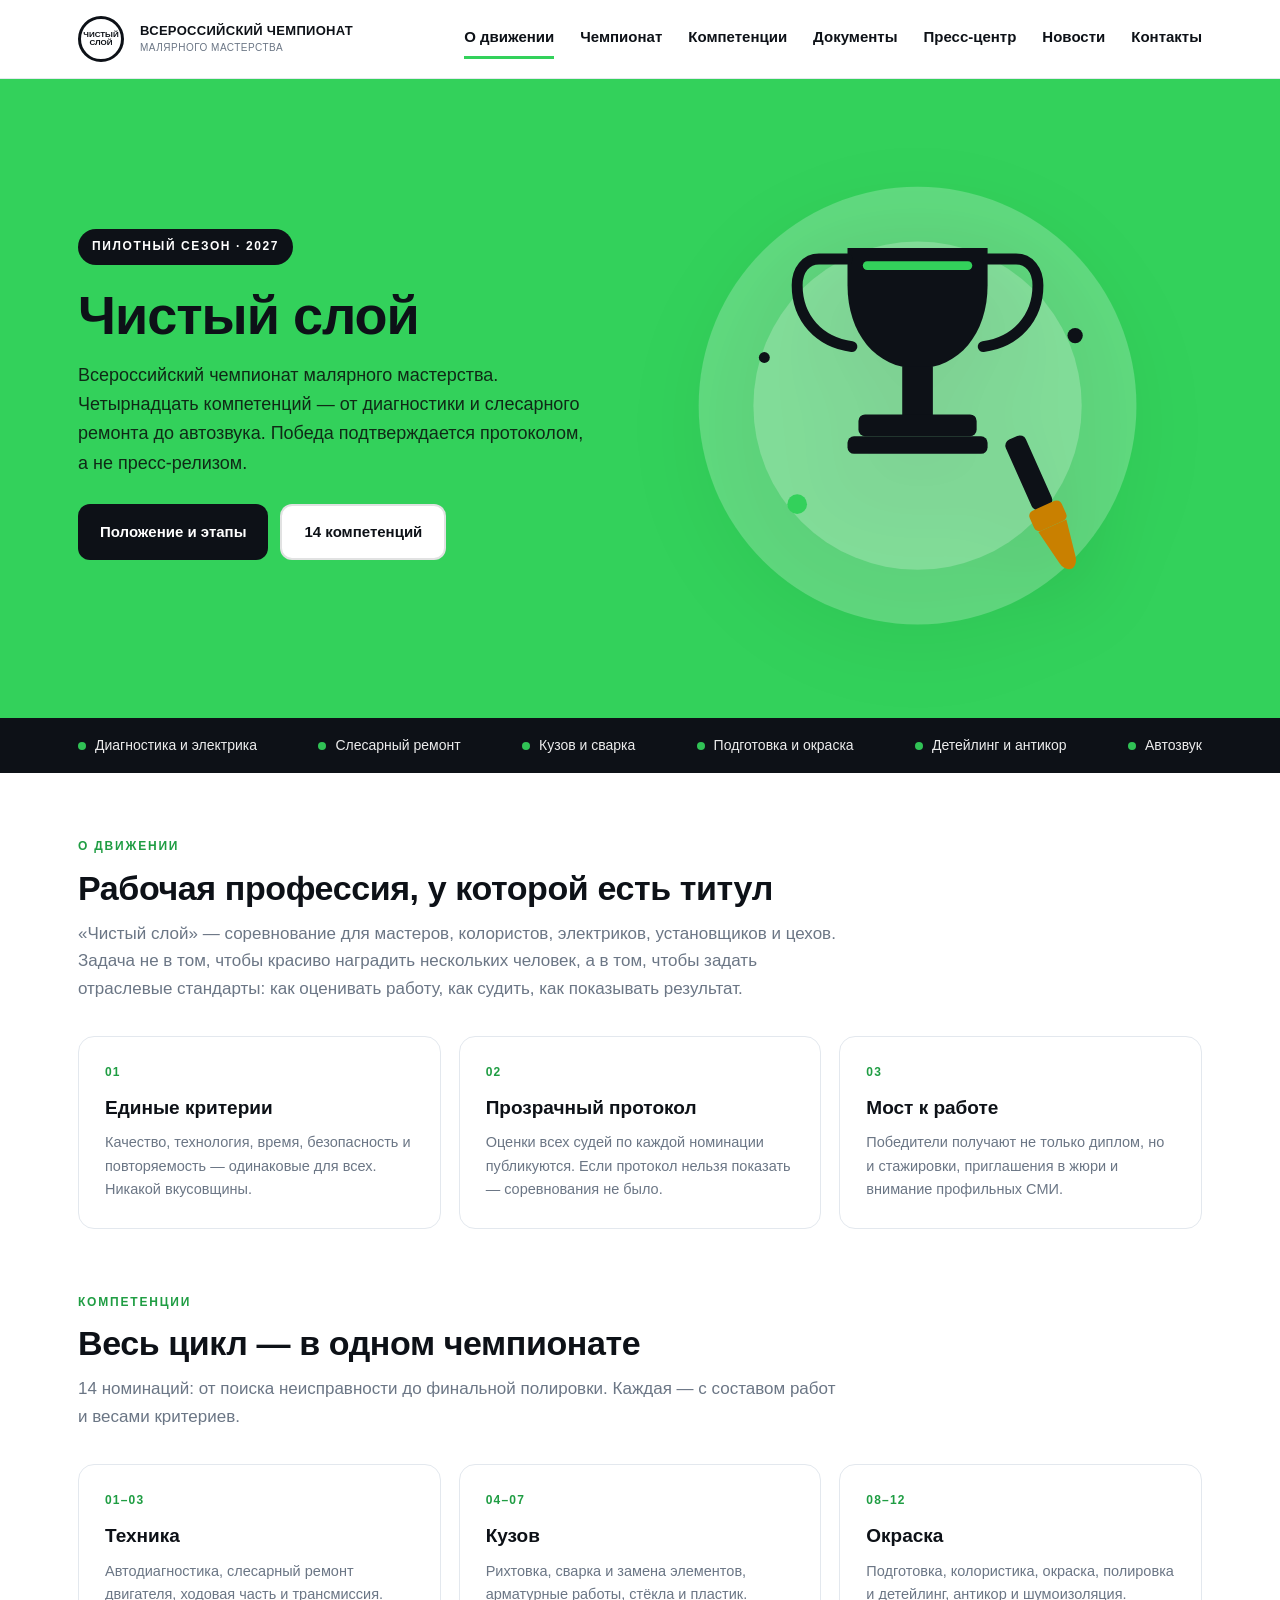
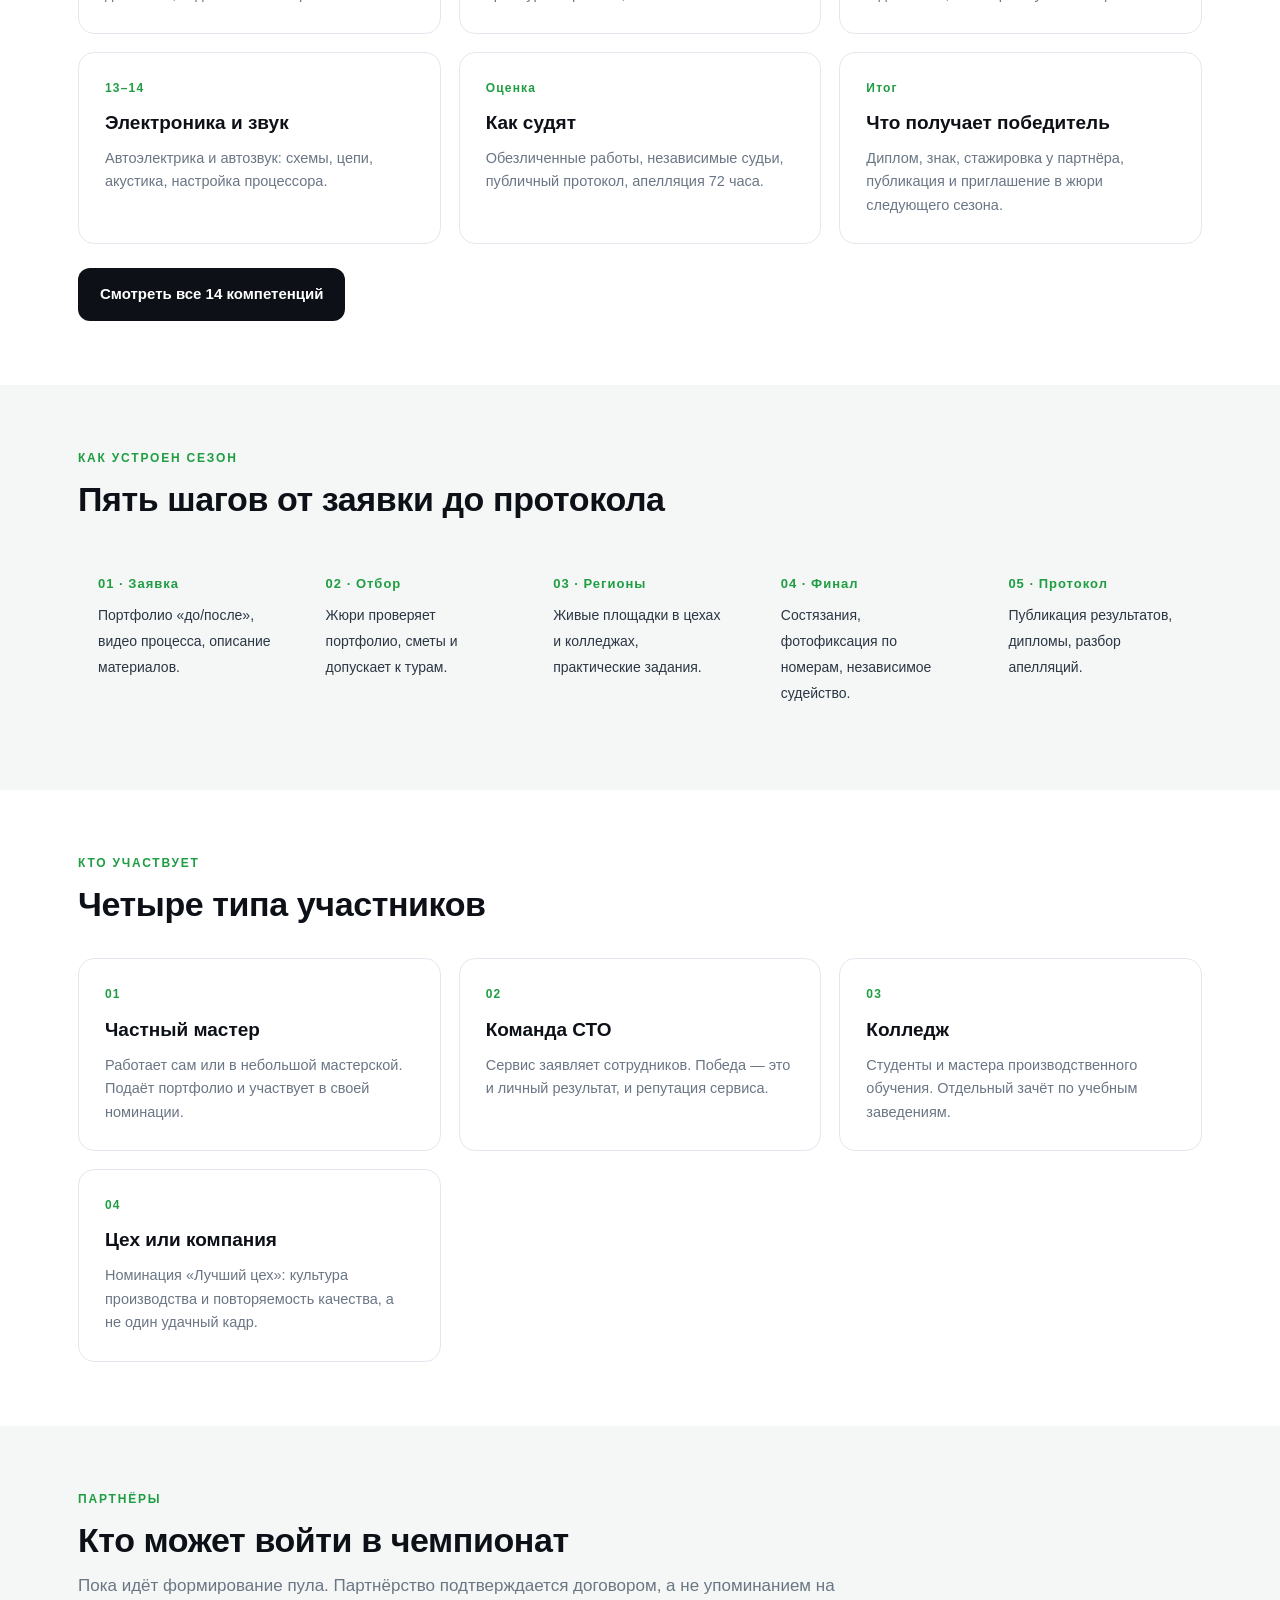
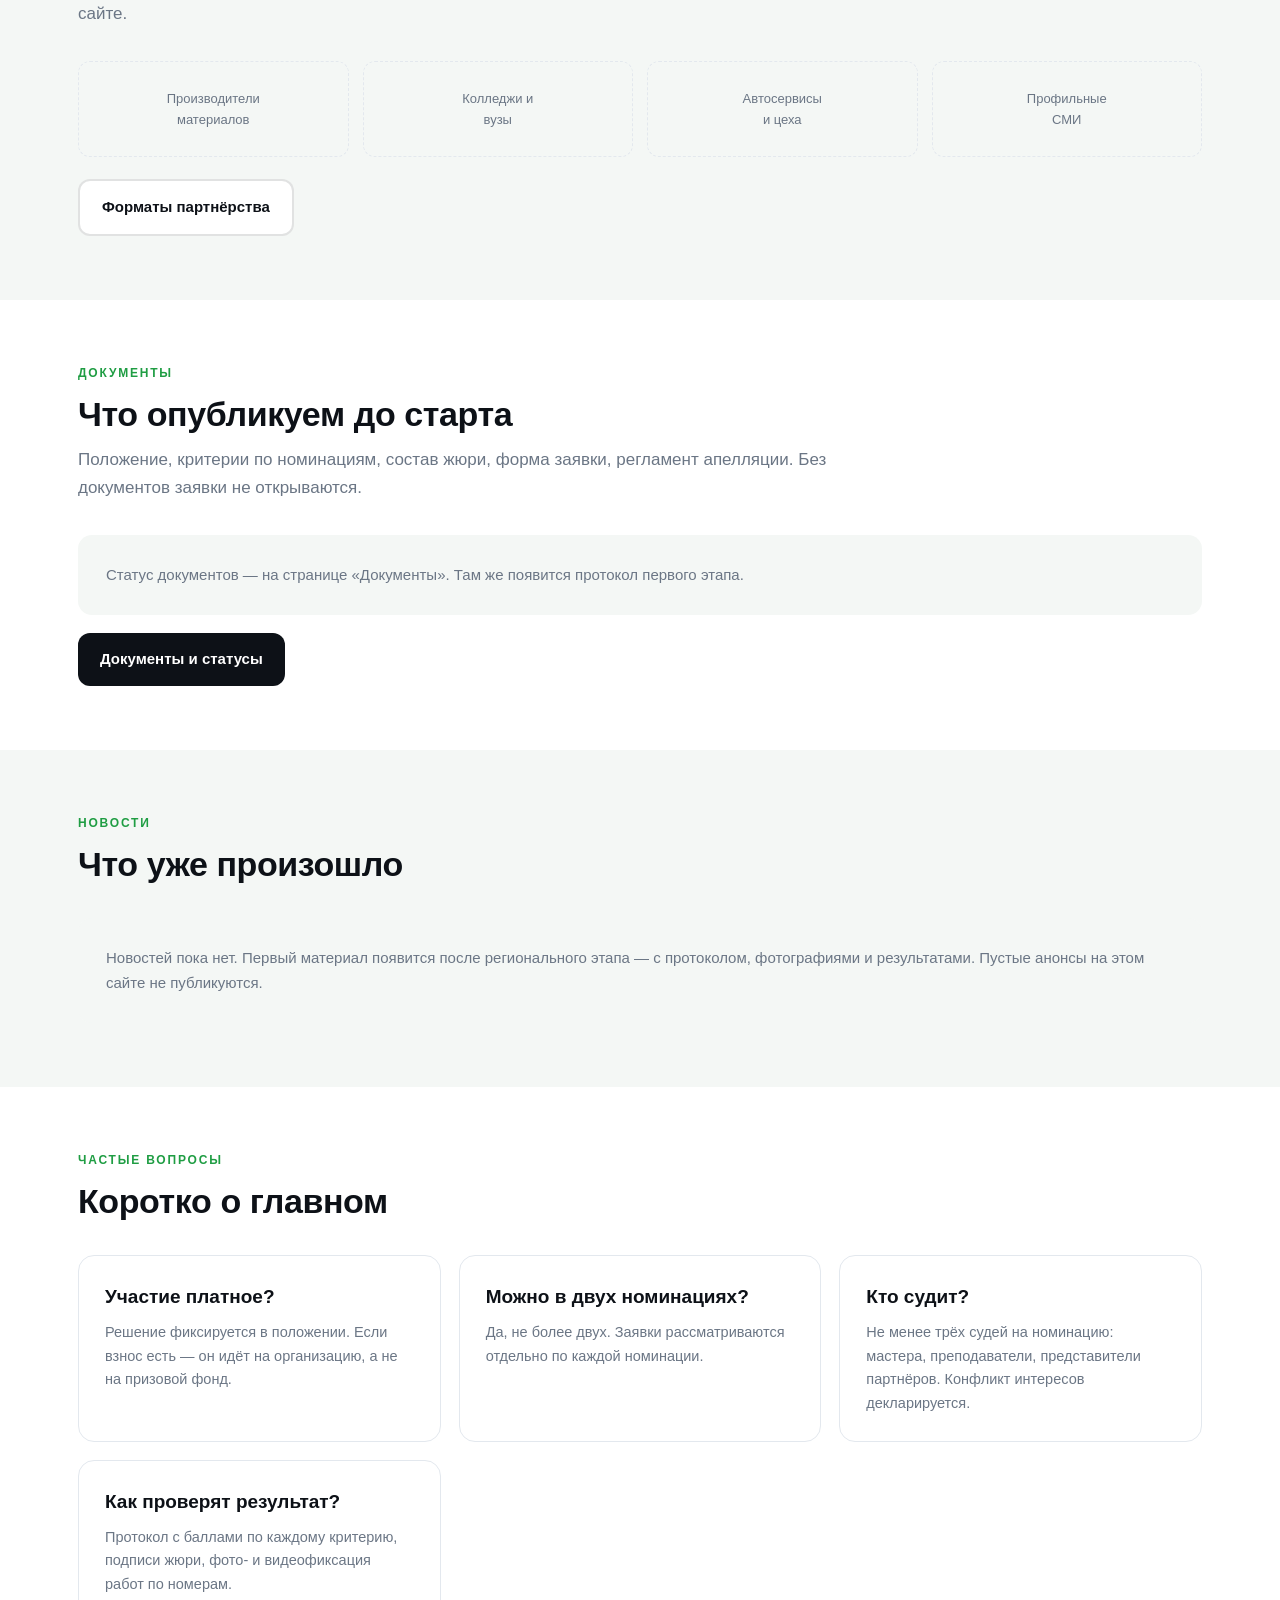
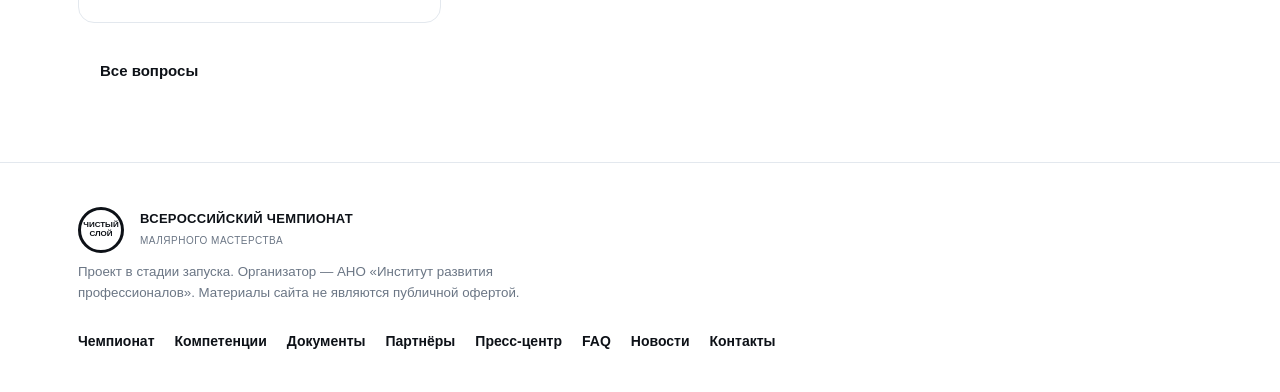
<file: index.html>
<!DOCTYPE html>
<html lang="ru">
<head>
<meta charset="utf-8">
<meta name="viewport" content="width=device-width, initial-scale=1">
<title>Чистый слой — Всероссийский чемпионат малярного мастерства</title>
<meta name="description" content="Всероссийский чемпионат малярного мастерства «Чистый слой»: 14 компетенций от диагностики и слесарного ремонта до автозвука. Прозрачный протокол, независимое судейство, площадки в регионах.">
<link rel="icon" href="favicon.svg" type="image/svg+xml">
<link rel="stylesheet" href="style.css">
<meta property="og:title" content="Чистый слой — Всероссийский чемпионат малярного мастерства">
<meta property="og:description" content="14 компетенций: диагностика, слесарный ремонт, кузов, сварка, подготовка, колористика, окраска, детейлинг, антикор, электрика, автозвук.">
<meta property="og:image" content="og-image.svg">
<meta property="og:type" content="website">
</head>
<body>

<header class="header">
  <div class="wrap header__in">
    <a class="logo" href="index.html">
      <span class="logo__mark">ЧИСТЫЙ<br>СЛОЙ</span>
      <span class="logo__text">Всероссийский чемпионат<small>малярного мастерства</small></span>
    </a>
    <nav class="nav">
      <a href="index.html" class="active">О движении</a>
      <a href="championship.html">Чемпионат</a>
      <a href="competencies.html">Компетенции</a>
      <a href="documents.html">Документы</a>
      <a href="press.html">Пресс-центр</a>
      <a href="news.html">Новости</a>
      <a href="contacts.html">Контакты</a>
    </nav>
  </div>
</header>

<main>
  <section class="hero" style="padding:64px 0 72px">
    <div class="wrap hero__grid">
      <div>
        <span class="kicker">Пилотный сезон · 2027</span>
        <h1>Чистый слой</h1>
        <p>Всероссийский чемпионат малярного мастерства. Четырнадцать компетенций — от диагностики и слесарного ремонта до автозвука. Победа подтверждается протоколом, а не пресс-релизом.</p>
        <div class="btn-row">
          <a class="btn btn--dark" href="championship.html">Положение и этапы</a>
          <a class="btn btn--light" href="competencies.html">14 компетенций</a>
        </div>
      </div>
      <div class="hero__art" aria-hidden="true">
        <svg viewBox="0 0 520 460" fill="none" xmlns="http://www.w3.org/2000/svg">
          <circle cx="260" cy="240" r="200" fill="#ffffff" fill-opacity=".22"/>
          <circle cx="260" cy="240" r="150" fill="#ffffff" fill-opacity=".22"/>
          <path d="M196 96h128v34c0 44-26 76-64 76s-64-32-64-76V96Z" fill="#0d1117"/>
          <path d="M196 106h-26c-12 0-20 10-20 24 0 30 20 52 50 56" stroke="#0d1117" stroke-width="10" stroke-linecap="round"/>
          <path d="M324 106h26c12 0 20 10 20 24 0 30-20 52-50 56" stroke="#0d1117" stroke-width="10" stroke-linecap="round"/>
          <rect x="246" y="204" width="28" height="46" fill="#0d1117"/>
          <rect x="206" y="248" width="108" height="20" rx="6" fill="#0d1117"/>
          <rect x="196" y="268" width="128" height="16" rx="6" fill="#0d1117"/>
          <path d="M214 112h92" stroke="#33d15b" stroke-width="8" stroke-linecap="round"/>
          <g transform="rotate(-24 372 300)">
            <rect x="352" y="262" width="20" height="70" rx="6" fill="#0d1117"/>
            <rect x="346" y="330" width="32" height="20" rx="5" fill="#c98000"/>
            <path d="M348 350h28l-6 34c-1 6-5 9-8 9s-7-3-8-9l-6-34Z" fill="#c98000"/>
          </g>
          <circle cx="150" cy="330" r="9" fill="#33d15b"/>
          <circle cx="404" cy="176" r="7" fill="#0d1117"/>
          <circle cx="120" cy="196" r="5" fill="#0d1117"/>
        </svg>
      </div>
    </div>
  </section>

  <div class="ribbon">
    <div class="wrap ribbon__in">
      <span><i class="dot"></i> Диагностика и электрика</span>
      <span><i class="dot"></i> Слесарный ремонт</span>
      <span><i class="dot"></i> Кузов и сварка</span>
      <span><i class="dot"></i> Подготовка и окраска</span>
      <span><i class="dot"></i> Детейлинг и антикор</span>
      <span><i class="dot"></i> Автозвук</span>
    </div>
  </div>

  <section>
    <div class="wrap">
      <div class="section-head">
        <div class="eyebrow">О движении</div>
        <h2>Рабочая профессия, у которой есть титул</h2>
        <p>«Чистый слой» — соревнование для мастеров, колористов, электриков, установщиков и цехов. Задача не в том, чтобы красиво наградить нескольких человек, а в том, чтобы задать отраслевые стандарты: как оценивать работу, как судить, как показывать результат.</p>
      </div>
      <div class="cards">
        <article class="card"><div class="card__num">01</div><h3>Единые критерии</h3><p>Качество, технология, время, безопасность и повторяемость — одинаковые для всех. Никакой вкусовщины.</p></article>
        <article class="card"><div class="card__num">02</div><h3>Прозрачный протокол</h3><p>Оценки всех судей по каждой номинации публикуются. Если протокол нельзя показать — соревнования не было.</p></article>
        <article class="card"><div class="card__num">03</div><h3>Мост к работе</h3><p>Победители получают не только диплом, но и стажировки, приглашения в жюри и внимание профильных СМИ.</p></article>
      </div>
    </div>
  </section>

  <section style="padding-top:0">
    <div class="wrap">
      <div class="section-head">
        <div class="eyebrow">Компетенции</div>
        <h2>Весь цикл — в одном чемпионате</h2>
        <p>14 номинаций: от поиска неисправности до финальной полировки. Каждая — с составом работ и весами критериев.</p>
      </div>
      <div class="cards">
        <article class="card"><div class="card__num">01–03</div><h3>Техника</h3><p>Автодиагностика, слесарный ремонт двигателя, ходовая часть и трансмиссия.</p></article>
        <article class="card"><div class="card__num">04–07</div><h3>Кузов</h3><p>Рихтовка, сварка и замена элементов, арматурные работы, стёкла и пластик.</p></article>
        <article class="card"><div class="card__num">08–12</div><h3>Окраска</h3><p>Подготовка, колористика, окраска, полировка и детейлинг, антикор и шумоизоляция.</p></article>
        <article class="card"><div class="card__num">13–14</div><h3>Электроника и звук</h3><p>Автоэлектрика и автозвук: схемы, цепи, акустика, настройка процессора.</p></article>
        <article class="card"><div class="card__num">Оценка</div><h3>Как судят</h3><p>Обезличенные работы, независимые судьи, публичный протокол, апелляция 72 часа.</p></article>
        <article class="card"><div class="card__num">Итог</div><h3>Что получает победитель</h3><p>Диплом, знак, стажировка у партнёра, публикация и приглашение в жюри следующего сезона.</p></article>
      </div>
      <div class="btn-row" style="margin-top:24px"><a class="btn btn--dark" href="competencies.html">Смотреть все 14 компетенций</a></div>
    </div>
  </section>

  <section style="background:var(--soft)">
    <div class="wrap">
      <div class="section-head">
        <div class="eyebrow">Как устроен сезон</div>
        <h2>Пять шагов от заявки до протокола</h2>
      </div>
      <div class="steps">
        <div class="step"><b>01 · Заявка</b><span>Портфолио «до/после», видео процесса, описание материалов.</span></div>
        <div class="step"><b>02 · Отбор</b><span>Жюри проверяет портфолио, сметы и допускает к турам.</span></div>
        <div class="step"><b>03 · Регионы</b><span>Живые площадки в цехах и колледжах, практические задания.</span></div>
        <div class="step"><b>04 · Финал</b><span>Состязания, фотофиксация по номерам, независимое судейство.</span></div>
        <div class="step"><b>05 · Протокол</b><span>Публикация результатов, дипломы, разбор апелляций.</span></div>
      </div>
    </div>
  </section>

  <section>
    <div class="wrap">
      <div class="section-head">
        <div class="eyebrow">Кто участвует</div>
        <h2>Четыре типа участников</h2>
      </div>
      <div class="cards">
        <article class="card"><div class="card__num">01</div><h3>Частный мастер</h3><p>Работает сам или в небольшой мастерской. Подаёт портфолио и участвует в своей номинации.</p></article>
        <article class="card"><div class="card__num">02</div><h3>Команда СТО</h3><p>Сервис заявляет сотрудников. Победа — это и личный результат, и репутация сервиса.</p></article>
        <article class="card"><div class="card__num">03</div><h3>Колледж</h3><p>Студенты и мастера производственного обучения. Отдельный зачёт по учебным заведениям.</p></article>
        <article class="card"><div class="card__num">04</div><h3>Цех или компания</h3><p>Номинация «Лучший цех»: культура производства и повторяемость качества, а не один удачный кадр.</p></article>
      </div>
    </div>
  </section>

  <section style="background:var(--soft)">
    <div class="wrap">
      <div class="section-head">
        <div class="eyebrow">Партнёры</div>
        <h2>Кто может войти в чемпионат</h2>
        <p>Пока идёт формирование пула. Партнёрство подтверждается договором, а не упоминанием на сайте.</p>
      </div>
      <div class="partners">
        <div class="partner">Производители<br>материалов</div>
        <div class="partner">Колледжи и<br>вузы</div>
        <div class="partner">Автосервисы<br>и цеха</div>
        <div class="partner">Профильные<br>СМИ</div>
      </div>
      <div class="btn-row" style="margin-top:22px"><a class="btn btn--light" href="partners.html">Форматы партнёрства</a></div>
    </div>
  </section>

  <section>
    <div class="wrap">
      <div class="section-head">
        <div class="eyebrow">Документы</div>
        <h2>Что опубликуем до старта</h2>
        <p>Положение, критерии по номинациям, состав жюри, форма заявки, регламент апелляции. Без документов заявки не открываются.</p>
      </div>
      <div class="empty">Статус документов — на странице «Документы». Там же появится протокол первого этапа.</div>
      <div class="btn-row" style="margin-top:18px"><a class="btn btn--dark" href="documents.html">Документы и статусы</a></div>
    </div>
  </section>

  <section style="background:var(--soft)">
    <div class="wrap">
      <div class="section-head">
        <div class="eyebrow">Новости</div>
        <h2>Что уже произошло</h2>
      </div>
      <div class="empty">Новостей пока нет. Первый материал появится после регионального этапа — с протоколом, фотографиями и результатами. Пустые анонсы на этом сайте не публикуются.</div>
    </div>
  </section>

  <section>
    <div class="wrap">
      <div class="section-head"><div class="eyebrow">Частые вопросы</div><h2>Коротко о главном</h2></div>
      <div class="cards">
        <article class="card"><h3>Участие платное?</h3><p>Решение фиксируется в положении. Если взнос есть — он идёт на организацию, а не на призовой фонд.</p></article>
        <article class="card"><h3>Можно в двух номинациях?</h3><p>Да, не более двух. Заявки рассматриваются отдельно по каждой номинации.</p></article>
        <article class="card"><h3>Кто судит?</h3><p>Не менее трёх судей на номинацию: мастера, преподаватели, представители партнёров. Конфликт интересов декларируется.</p></article>
        <article class="card"><h3>Как проверят результат?</h3><p>Протокол с баллами по каждому критерию, подписи жюри, фото- и видеофиксация работ по номерам.</p></article>
      </div>
      <div class="btn-row" style="margin-top:22px"><a class="btn btn--ghost" href="faq.html">Все вопросы</a></div>
    </div>
  </section>
</main>

<footer class="footer">
  <div class="wrap footer__grid">
    <div>
      <a class="logo" href="index.html">
        <span class="logo__mark">ЧИСТЫЙ<br>СЛОЙ</span>
        <span class="logo__text">Всероссийский чемпионат<small>малярного мастерства</small></span>
      </a>
      <small>Проект в стадии запуска. Организатор — АНО «Институт развития профессионалов». Материалы сайта не являются публичной офертой.</small>
    </div>
    <nav>
      <a href="championship.html">Чемпионат</a>
      <a href="competencies.html">Компетенции</a>
      <a href="documents.html">Документы</a>
      <a href="partners.html">Партнёры</a>
      <a href="press.html">Пресс-центр</a>
      <a href="faq.html">FAQ</a>
      <a href="news.html">Новости</a>
      <a href="contacts.html">Контакты</a>
    </nav>
  </div>
</footer>

</body>
</html>
</file>
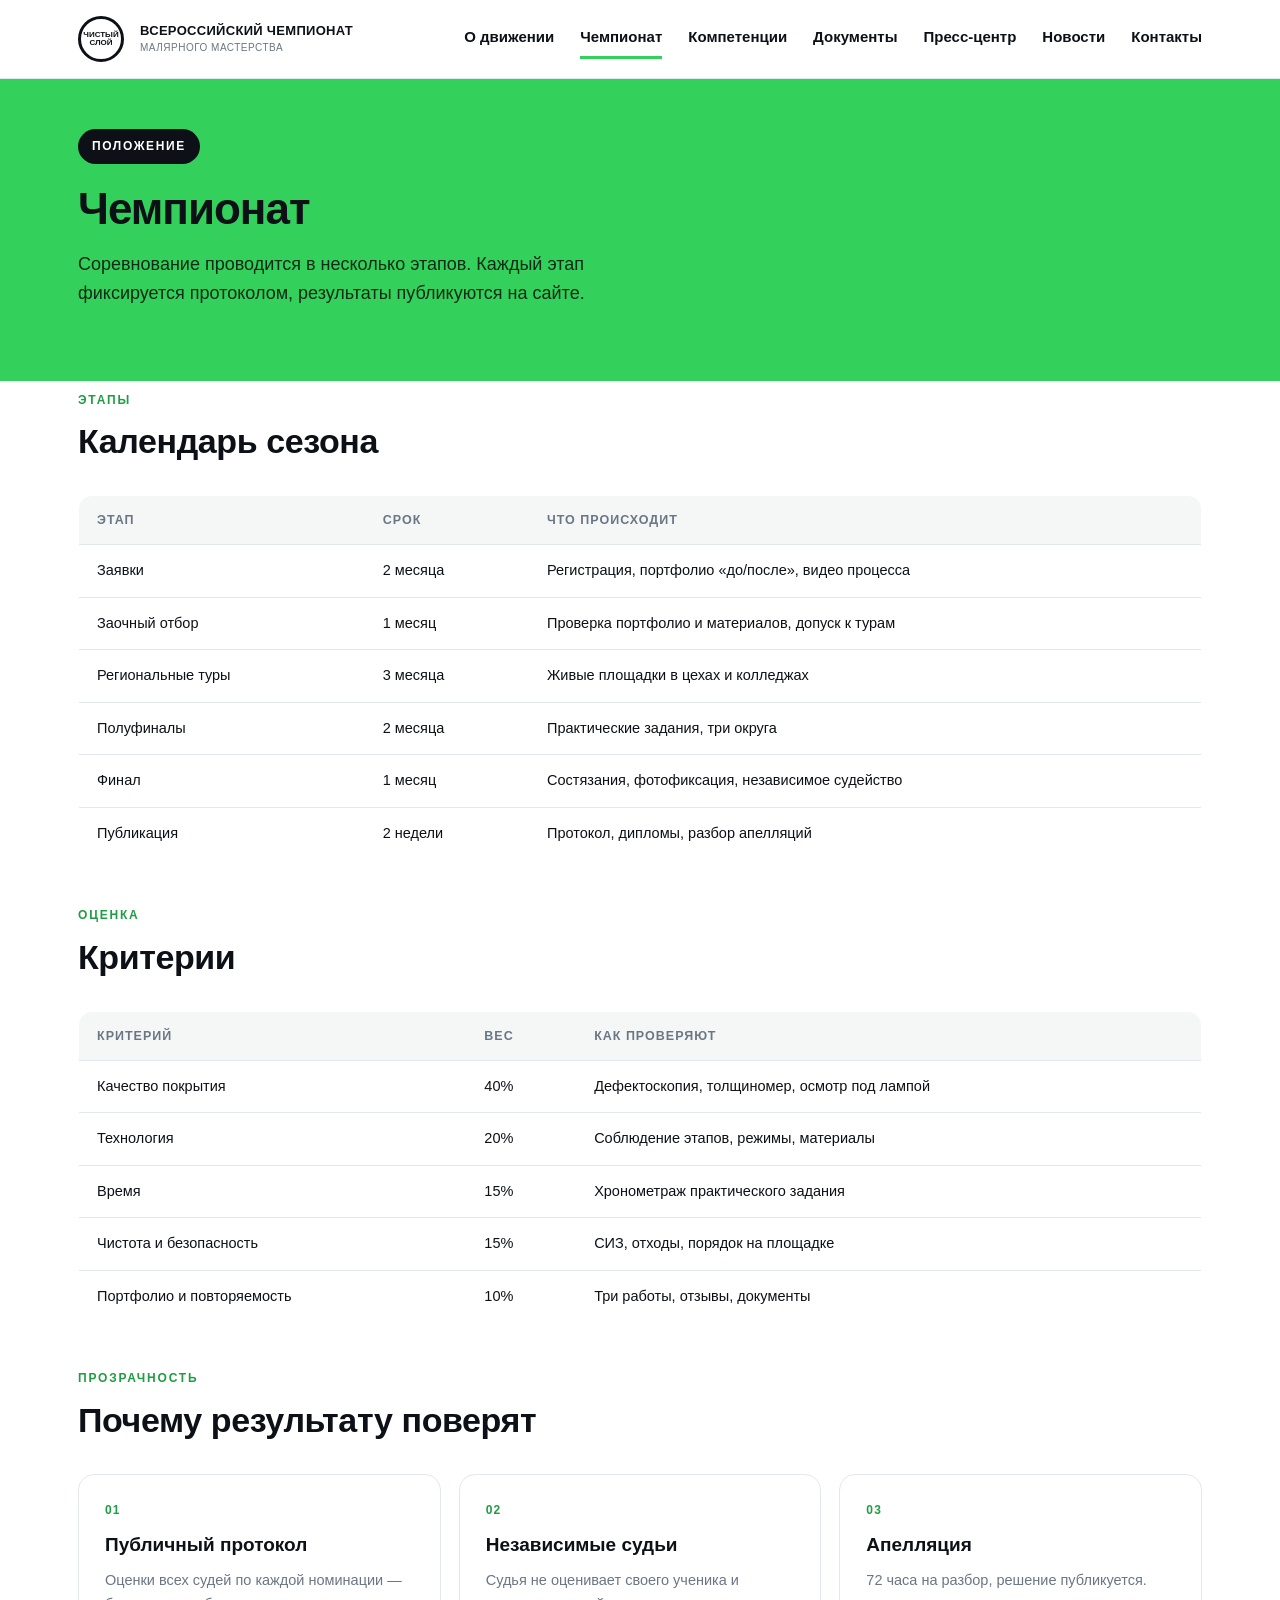
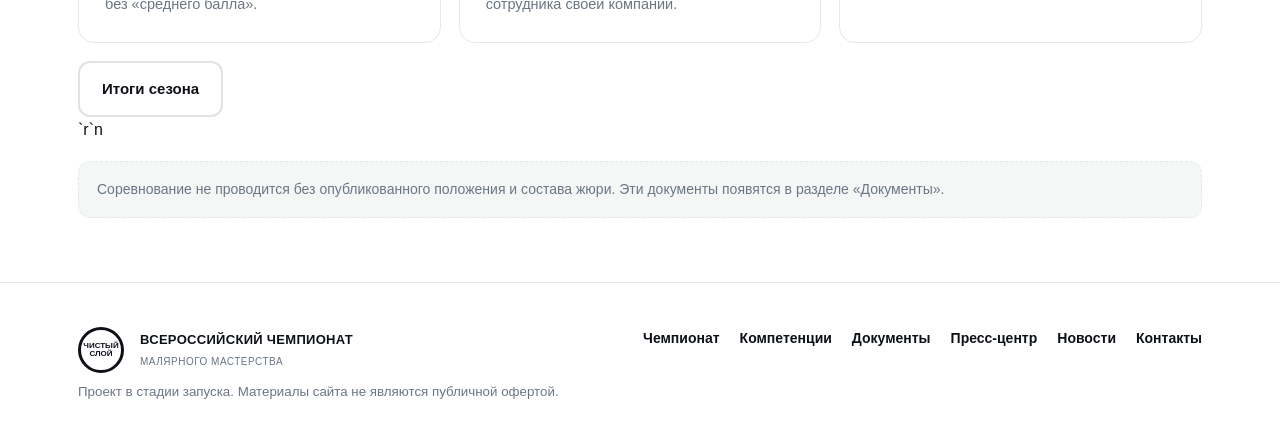
<file: championship.html>
<!DOCTYPE html>
<html lang="ru">
<head>
<meta charset="utf-8">
<meta name="viewport" content="width=device-width, initial-scale=1">
<title>Чемпионат — Чистый слой</title>
<meta name="description" content="Положение чемпионата «Чистый слой»: этапы, критерии оценки, судейство, призы.">
<link rel="stylesheet" href="style.css">
</head>
<body>
<header class="header">
  <div class="wrap header__in">
    <a class="logo" href="index.html"><span class="logo__mark">ЧИСТЫЙ<br>СЛОЙ</span><span class="logo__text">Всероссийский чемпионат<small>малярного мастерства</small></span></a>
    <nav class="nav">
      <a href="index.html">О движении</a>
      <a href="championship.html" class="active">Чемпионат</a>
      <a href="competencies.html">Компетенции</a>
      <a href="documents.html">Документы</a>
      <a href="press.html">Пресс-центр</a><a href="news.html">Новости</a>
      <a href="contacts.html">Контакты</a>
    </nav>
  </div>
</header>
<main>
  <section class="hero" style="padding:50px 0 46px">
    <div class="wrap">
      <span class="kicker">Положение</span>
      <h1 style="font-size:44px">Чемпионат</h1>
      <p>Соревнование проводится в несколько этапов. Каждый этап фиксируется протоколом, результаты публикуются на сайте.</p>
    </div>
  </section>

  <section style="padding-top:10px">
    <div class="wrap">
      <div class="section-head"><div class="eyebrow">Этапы</div><h2>Календарь сезона</h2></div>
      <table>
        <tr><th>Этап</th><th>Срок</th><th>Что происходит</th></tr>
        <tr><td>Заявки</td><td>2 месяца</td><td>Регистрация, портфолио «до/после», видео процесса</td></tr>
        <tr><td>Заочный отбор</td><td>1 месяц</td><td>Проверка портфолио и материалов, допуск к турам</td></tr>
        <tr><td>Региональные туры</td><td>3 месяца</td><td>Живые площадки в цехах и колледжах</td></tr>
        <tr><td>Полуфиналы</td><td>2 месяца</td><td>Практические задания, три округа</td></tr>
        <tr><td>Финал</td><td>1 месяц</td><td>Состязания, фотофиксация, независимое судейство</td></tr>
        <tr><td>Публикация</td><td>2 недели</td><td>Протокол, дипломы, разбор апелляций</td></tr>
      </table>

      <div class="section-head" style="margin-top:46px"><div class="eyebrow">Оценка</div><h2>Критерии</h2></div>
      <table>
        <tr><th>Критерий</th><th>Вес</th><th>Как проверяют</th></tr>
        <tr><td>Качество покрытия</td><td>40%</td><td>Дефектоскопия, толщиномер, осмотр под лампой</td></tr>
        <tr><td>Технология</td><td>20%</td><td>Соблюдение этапов, режимы, материалы</td></tr>
        <tr><td>Время</td><td>15%</td><td>Хронометраж практического задания</td></tr>
        <tr><td>Чистота и безопасность</td><td>15%</td><td>СИЗ, отходы, порядок на площадке</td></tr>
        <tr><td>Портфолио и повторяемость</td><td>10%</td><td>Три работы, отзывы, документы</td></tr>
      </table>

      <div class="section-head" style="margin-top:46px"><div class="eyebrow">Прозрачность</div><h2>Почему результату поверят</h2></div>
      <div class="cards">
        <article class="card"><div class="card__num">01</div><h3>Публичный протокол</h3><p>Оценки всех судей по каждой номинации — без «среднего балла».</p></article>
        <article class="card"><div class="card__num">02</div><h3>Независимые судьи</h3><p>Судья не оценивает своего ученика и сотрудника своей компании.</p></article>
        <article class="card"><div class="card__num">03</div><h3>Апелляция</h3><p>72 часа на разбор, решение публикуется.</p></article>
      </div>
      <div class="btn-row" style="margin-top:18px"><a class="btn btn--light" href="results.html">Итоги сезона</a></div>`r`n      <div class="note">Соревнование не проводится без опубликованного положения и состава жюри. Эти документы появятся в разделе «Документы».</div>
    </div>
  </section>
</main>
<footer class="footer"><div class="wrap footer__grid"><div><a class="logo" href="index.html"><span class="logo__mark">ЧИСТЫЙ<br>СЛОЙ</span><span class="logo__text">Всероссийский чемпионат<small>малярного мастерства</small></span></a><small>Проект в стадии запуска. Материалы сайта не являются публичной офертой.</small></div><nav><a href="championship.html">Чемпионат</a><a href="competencies.html">Компетенции</a><a href="documents.html">Документы</a><a href="press.html">Пресс-центр</a><a href="news.html">Новости</a><a href="contacts.html">Контакты</a></nav></div></footer>
</body>
</html>
</file>
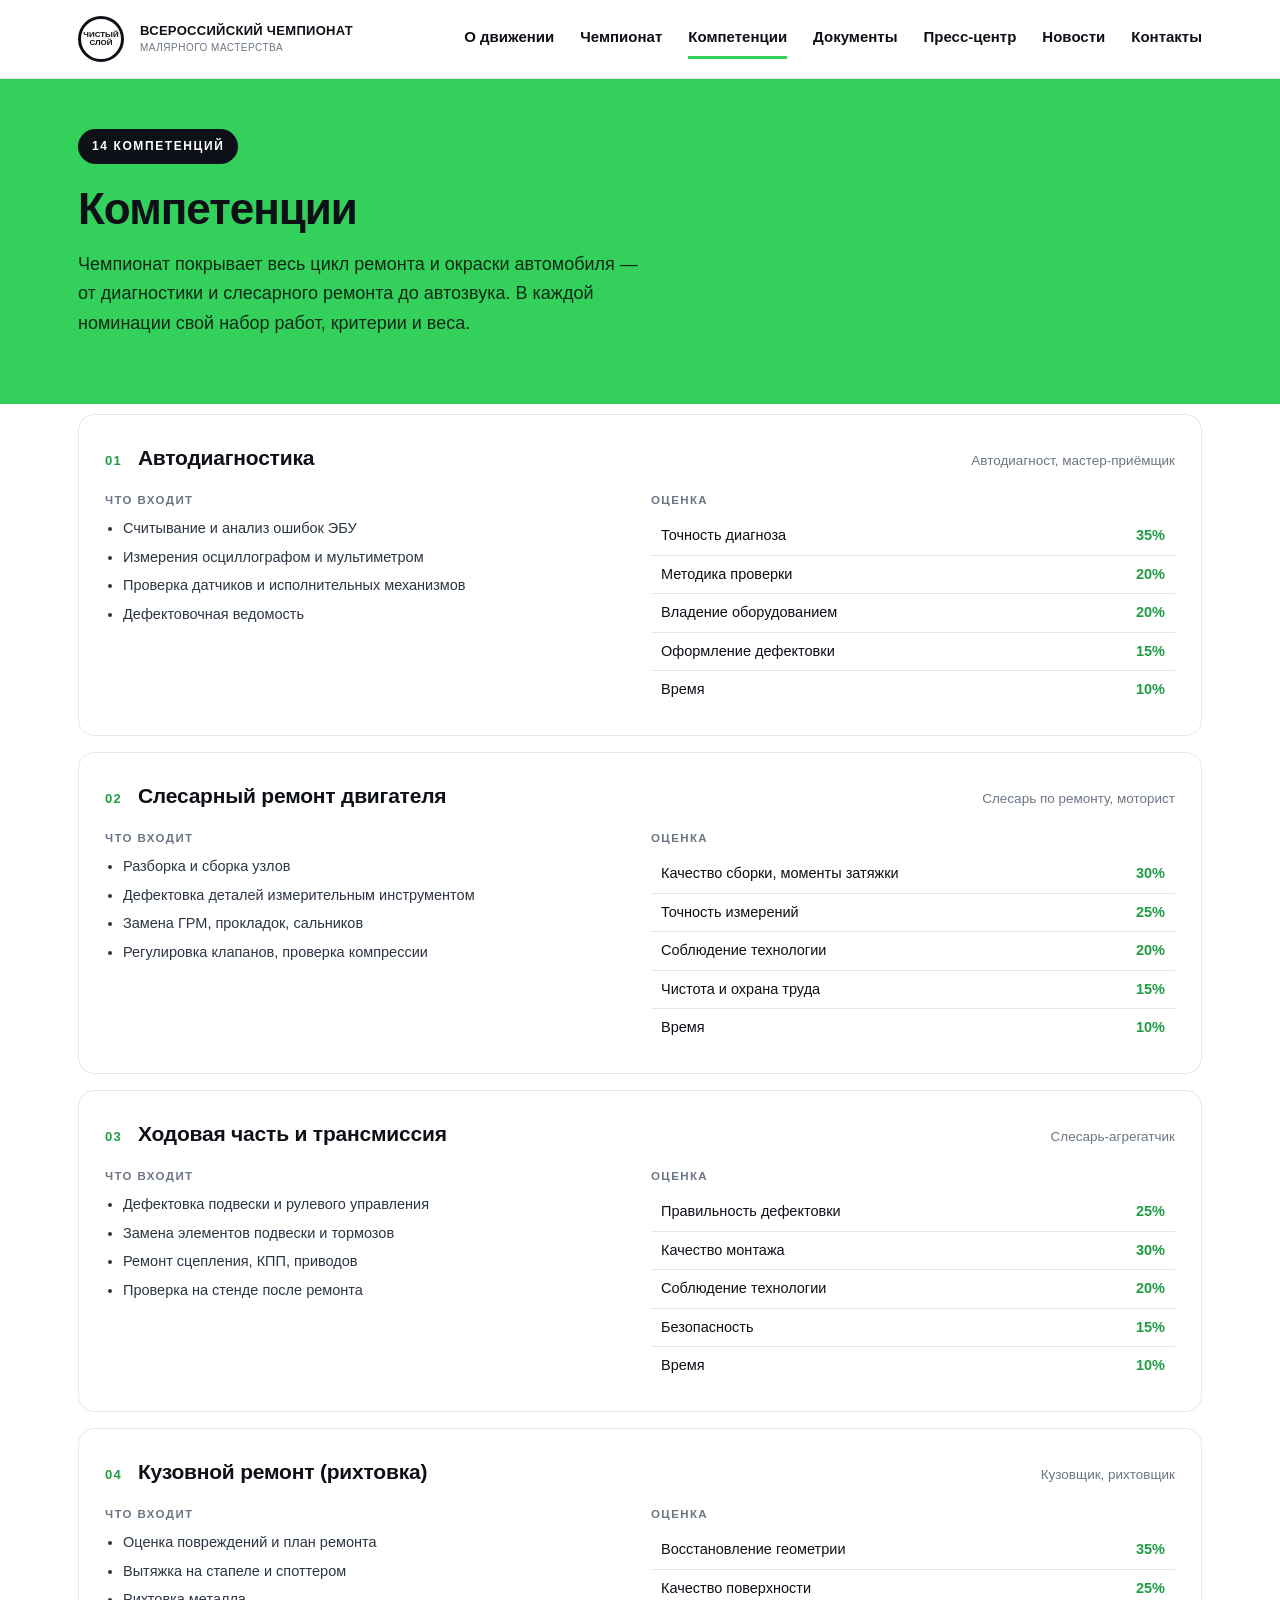
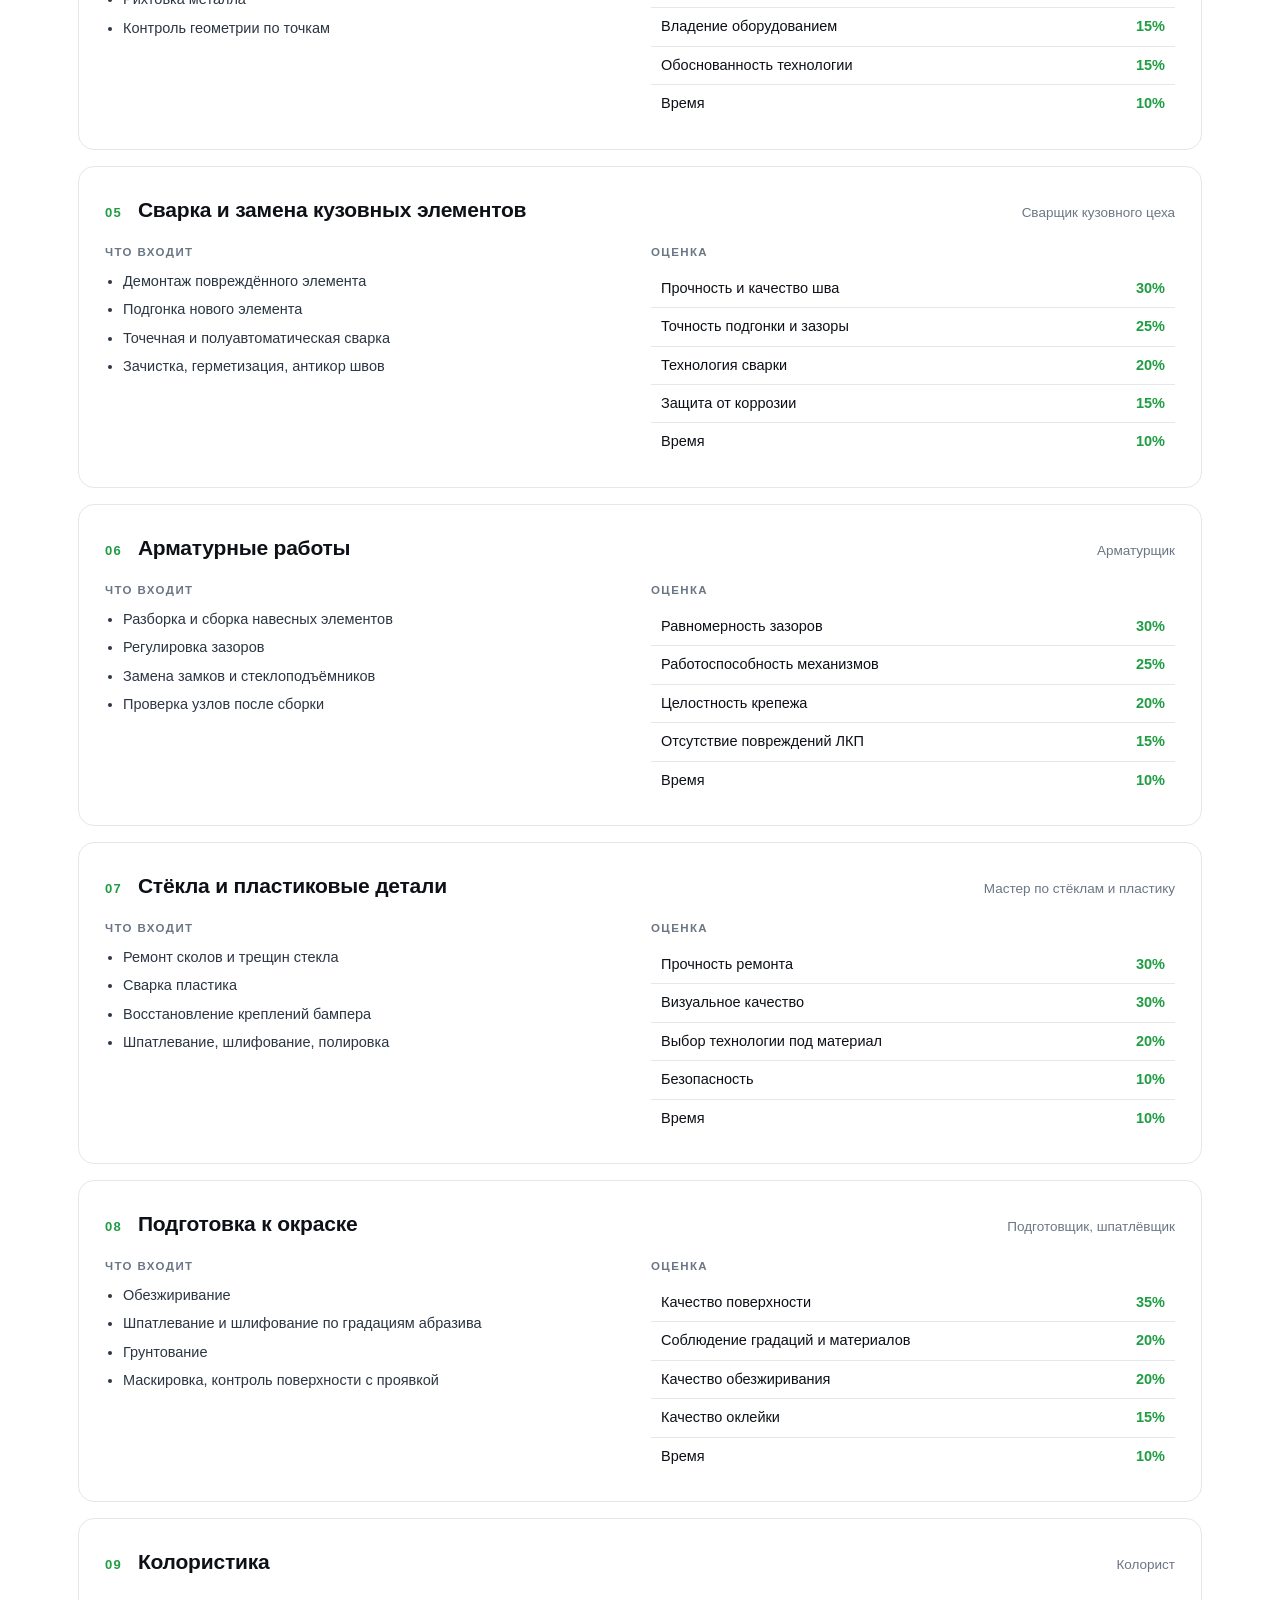
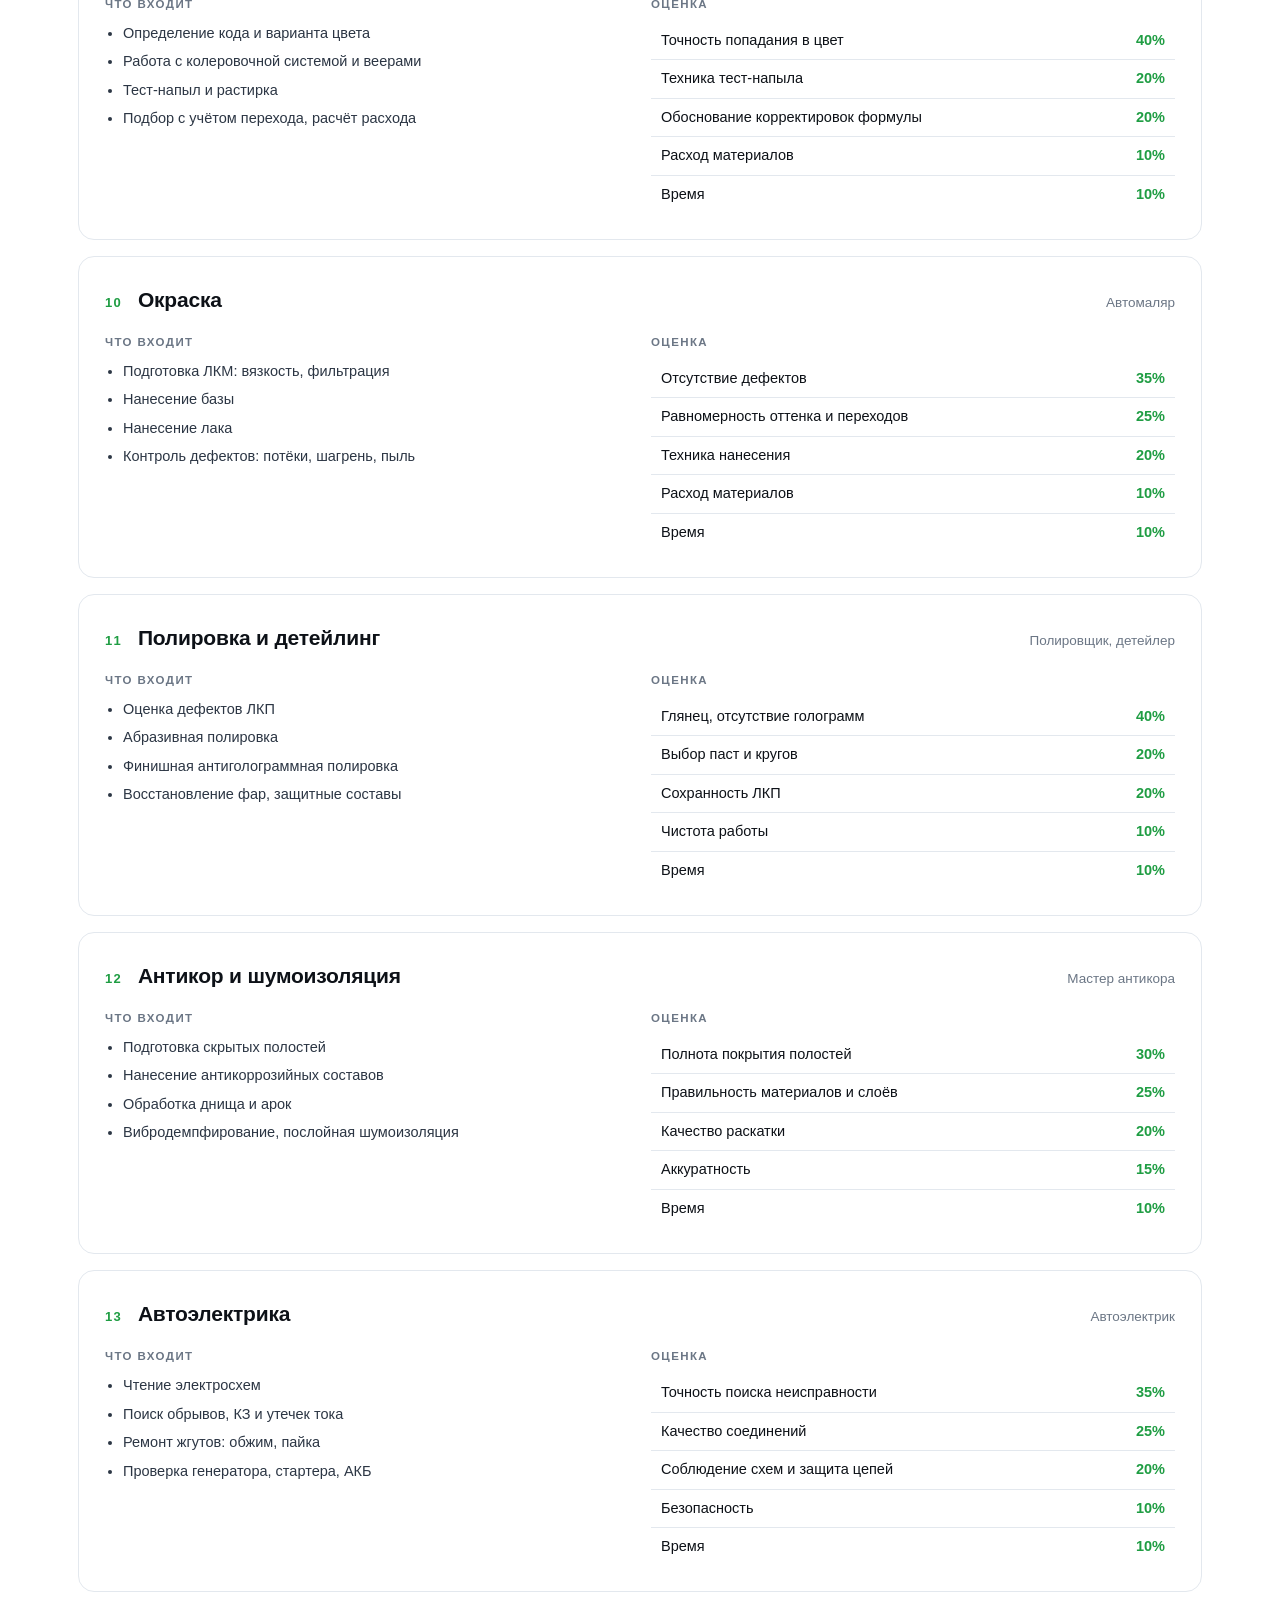
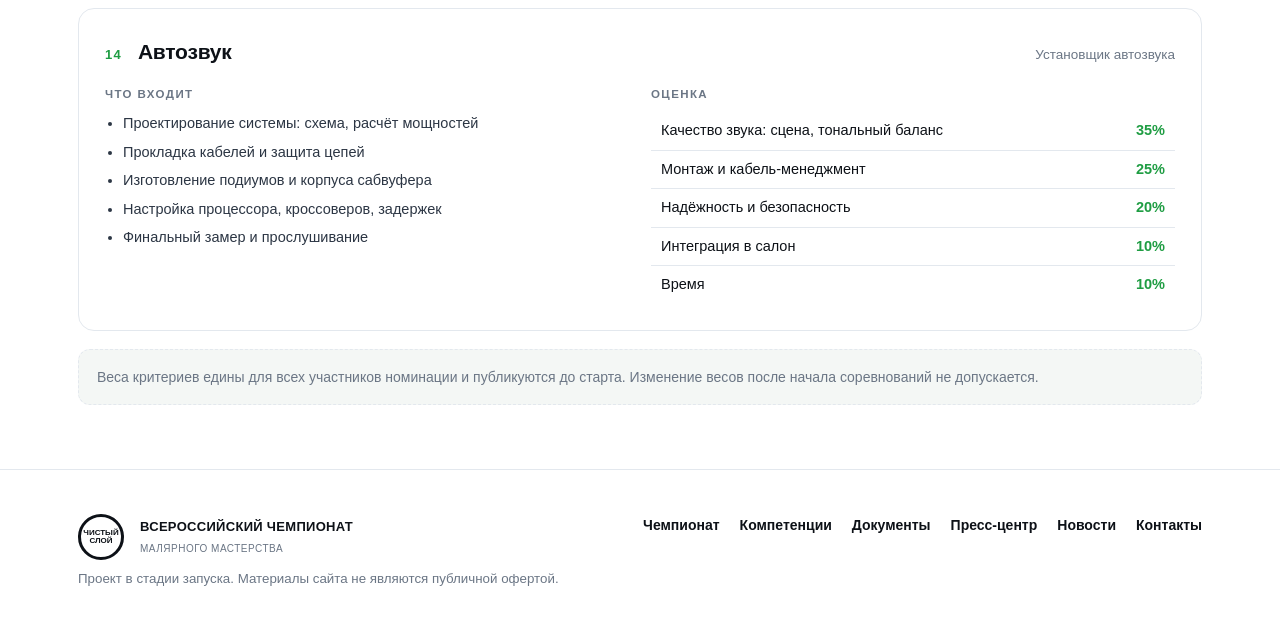
<file: competencies.html>
<!DOCTYPE html>
<html lang="ru">
<head>
<meta charset="utf-8">
<meta name="viewport" content="width=device-width, initial-scale=1">
<title>Компетенции — Чистый слой</title>
<meta name="description" content="14 компетенций чемпионата «Чистый слой»: диагностика, слесарный ремонт, кузов, сварка, арматура, стёкла и пластик, подготовка, колористика, окраска, полировка, антикор, автоэлектрика, автозвук.">
<link rel="stylesheet" href="style.css">
<style>
  .comp { border: 1px solid var(--line); border-radius: 16px; padding: 26px; margin-bottom: 16px; background: #fff; }
  .comp__head { display: flex; gap: 16px; align-items: baseline; flex-wrap: wrap; }
  .comp__num { font-size: 13px; font-weight: 800; letter-spacing: 1.2px; color: var(--green-dark); }
  .comp h3 { margin: 0; font-size: 21px; letter-spacing: -.2px; }
  .comp__who { font-size: 13.5px; color: var(--muted); margin-left: auto; }
  .comp__cols { display: grid; grid-template-columns: 1fr 1fr; gap: 22px; margin-top: 16px; }
  .comp ul { margin: 0; padding-left: 18px; color: var(--ink-2); font-size: 14.5px; }
  .comp li { margin: 5px 0; }
  .crit { width: 100%; border-collapse: collapse; font-size: 14px; border: 0; }
  .crit td { padding: 7px 10px; border-bottom: 1px solid var(--line); }
  .crit td:last-child { text-align: right; font-weight: 700; color: var(--green-dark); white-space: nowrap; }
  .crit tr:last-child td { border-bottom: 0; }
  .comp__label { font-size: 11.5px; letter-spacing: 1.4px; text-transform: uppercase; color: var(--muted); font-weight: 700; margin-bottom: 8px; }
  @media (max-width: 860px) { .comp__cols { grid-template-columns: 1fr; } }
</style>
</head>
<body>
<header class="header">
  <div class="wrap header__in">
    <a class="logo" href="index.html"><span class="logo__mark">ЧИСТЫЙ<br>СЛОЙ</span><span class="logo__text">Всероссийский чемпионат<small>малярного мастерства</small></span></a>
    <nav class="nav">
      <a href="index.html">О движении</a>
      <a href="championship.html">Чемпионат</a>
      <a href="competencies.html" class="active">Компетенции</a>
      <a href="documents.html">Документы</a>
      <a href="press.html">Пресс-центр</a>
      <a href="news.html">Новости</a>
      <a href="contacts.html">Контакты</a>
    </nav>
  </div>
</header>
<main>
  <section class="hero" style="padding:50px 0 40px">
    <div class="wrap">
      <span class="kicker">14 компетенций</span>
      <h1 style="font-size:44px">Компетенции</h1>
      <p>Чемпионат покрывает весь цикл ремонта и окраски автомобиля — от диагностики и слесарного ремонта до автозвука. В каждой номинации свой набор работ, критерии и веса.</p>
    </div>
  </section>

  <section style="padding-top:10px">
    <div class="wrap">

      <div class="comp">
        <div class="comp__head"><span class="comp__num">01</span><h3>Автодиагностика</h3><span class="comp__who">Автодиагност, мастер-приёмщик</span></div>
        <div class="comp__cols">
          <div><div class="comp__label">Что входит</div><ul><li>Считывание и анализ ошибок ЭБУ</li><li>Измерения осциллографом и мультиметром</li><li>Проверка датчиков и исполнительных механизмов</li><li>Дефектовочная ведомость</li></ul></div>
          <div><div class="comp__label">Оценка</div><table class="crit"><tr><td>Точность диагноза</td><td>35%</td></tr><tr><td>Методика проверки</td><td>20%</td></tr><tr><td>Владение оборудованием</td><td>20%</td></tr><tr><td>Оформление дефектовки</td><td>15%</td></tr><tr><td>Время</td><td>10%</td></tr></table></div>
        </div>
      </div>

      <div class="comp">
        <div class="comp__head"><span class="comp__num">02</span><h3>Слесарный ремонт двигателя</h3><span class="comp__who">Слесарь по ремонту, моторист</span></div>
        <div class="comp__cols">
          <div><div class="comp__label">Что входит</div><ul><li>Разборка и сборка узлов</li><li>Дефектовка деталей измерительным инструментом</li><li>Замена ГРМ, прокладок, сальников</li><li>Регулировка клапанов, проверка компрессии</li></ul></div>
          <div><div class="comp__label">Оценка</div><table class="crit"><tr><td>Качество сборки, моменты затяжки</td><td>30%</td></tr><tr><td>Точность измерений</td><td>25%</td></tr><tr><td>Соблюдение технологии</td><td>20%</td></tr><tr><td>Чистота и охрана труда</td><td>15%</td></tr><tr><td>Время</td><td>10%</td></tr></table></div>
        </div>
      </div>

      <div class="comp">
        <div class="comp__head"><span class="comp__num">03</span><h3>Ходовая часть и трансмиссия</h3><span class="comp__who">Слесарь-агрегатчик</span></div>
        <div class="comp__cols">
          <div><div class="comp__label">Что входит</div><ul><li>Дефектовка подвески и рулевого управления</li><li>Замена элементов подвески и тормозов</li><li>Ремонт сцепления, КПП, приводов</li><li>Проверка на стенде после ремонта</li></ul></div>
          <div><div class="comp__label">Оценка</div><table class="crit"><tr><td>Правильность дефектовки</td><td>25%</td></tr><tr><td>Качество монтажа</td><td>30%</td></tr><tr><td>Соблюдение технологии</td><td>20%</td></tr><tr><td>Безопасность</td><td>15%</td></tr><tr><td>Время</td><td>10%</td></tr></table></div>
        </div>
      </div>

      <div class="comp">
        <div class="comp__head"><span class="comp__num">04</span><h3>Кузовной ремонт (рихтовка)</h3><span class="comp__who">Кузовщик, рихтовщик</span></div>
        <div class="comp__cols">
          <div><div class="comp__label">Что входит</div><ul><li>Оценка повреждений и план ремонта</li><li>Вытяжка на стапеле и споттером</li><li>Рихтовка металла</li><li>Контроль геометрии по точкам</li></ul></div>
          <div><div class="comp__label">Оценка</div><table class="crit"><tr><td>Восстановление геометрии</td><td>35%</td></tr><tr><td>Качество поверхности</td><td>25%</td></tr><tr><td>Владение оборудованием</td><td>15%</td></tr><tr><td>Обоснованность технологии</td><td>15%</td></tr><tr><td>Время</td><td>10%</td></tr></table></div>
        </div>
      </div>

      <div class="comp">
        <div class="comp__head"><span class="comp__num">05</span><h3>Сварка и замена кузовных элементов</h3><span class="comp__who">Сварщик кузовного цеха</span></div>
        <div class="comp__cols">
          <div><div class="comp__label">Что входит</div><ul><li>Демонтаж повреждённого элемента</li><li>Подгонка нового элемента</li><li>Точечная и полуавтоматическая сварка</li><li>Зачистка, герметизация, антикор швов</li></ul></div>
          <div><div class="comp__label">Оценка</div><table class="crit"><tr><td>Прочность и качество шва</td><td>30%</td></tr><tr><td>Точность подгонки и зазоры</td><td>25%</td></tr><tr><td>Технология сварки</td><td>20%</td></tr><tr><td>Защита от коррозии</td><td>15%</td></tr><tr><td>Время</td><td>10%</td></tr></table></div>
        </div>
      </div>

      <div class="comp">
        <div class="comp__head"><span class="comp__num">06</span><h3>Арматурные работы</h3><span class="comp__who">Арматурщик</span></div>
        <div class="comp__cols">
          <div><div class="comp__label">Что входит</div><ul><li>Разборка и сборка навесных элементов</li><li>Регулировка зазоров</li><li>Замена замков и стеклоподъёмников</li><li>Проверка узлов после сборки</li></ul></div>
          <div><div class="comp__label">Оценка</div><table class="crit"><tr><td>Равномерность зазоров</td><td>30%</td></tr><tr><td>Работоспособность механизмов</td><td>25%</td></tr><tr><td>Целостность крепежа</td><td>20%</td></tr><tr><td>Отсутствие повреждений ЛКП</td><td>15%</td></tr><tr><td>Время</td><td>10%</td></tr></table></div>
        </div>
      </div>

      <div class="comp">
        <div class="comp__head"><span class="comp__num">07</span><h3>Стёкла и пластиковые детали</h3><span class="comp__who">Мастер по стёклам и пластику</span></div>
        <div class="comp__cols">
          <div><div class="comp__label">Что входит</div><ul><li>Ремонт сколов и трещин стекла</li><li>Сварка пластика</li><li>Восстановление креплений бампера</li><li>Шпатлевание, шлифование, полировка</li></ul></div>
          <div><div class="comp__label">Оценка</div><table class="crit"><tr><td>Прочность ремонта</td><td>30%</td></tr><tr><td>Визуальное качество</td><td>30%</td></tr><tr><td>Выбор технологии под материал</td><td>20%</td></tr><tr><td>Безопасность</td><td>10%</td></tr><tr><td>Время</td><td>10%</td></tr></table></div>
        </div>
      </div>

      <div class="comp">
        <div class="comp__head"><span class="comp__num">08</span><h3>Подготовка к окраске</h3><span class="comp__who">Подготовщик, шпатлёвщик</span></div>
        <div class="comp__cols">
          <div><div class="comp__label">Что входит</div><ul><li>Обезжиривание</li><li>Шпатлевание и шлифование по градациям абразива</li><li>Грунтование</li><li>Маскировка, контроль поверхности с проявкой</li></ul></div>
          <div><div class="comp__label">Оценка</div><table class="crit"><tr><td>Качество поверхности</td><td>35%</td></tr><tr><td>Соблюдение градаций и материалов</td><td>20%</td></tr><tr><td>Качество обезжиривания</td><td>20%</td></tr><tr><td>Качество оклейки</td><td>15%</td></tr><tr><td>Время</td><td>10%</td></tr></table></div>
        </div>
      </div>

      <div class="comp">
        <div class="comp__head"><span class="comp__num">09</span><h3>Колористика</h3><span class="comp__who">Колорист</span></div>
        <div class="comp__cols">
          <div><div class="comp__label">Что входит</div><ul><li>Определение кода и варианта цвета</li><li>Работа с колеровочной системой и веерами</li><li>Тест-напыл и растирка</li><li>Подбор с учётом перехода, расчёт расхода</li></ul></div>
          <div><div class="comp__label">Оценка</div><table class="crit"><tr><td>Точность попадания в цвет</td><td>40%</td></tr><tr><td>Техника тест-напыла</td><td>20%</td></tr><tr><td>Обоснование корректировок формулы</td><td>20%</td></tr><tr><td>Расход материалов</td><td>10%</td></tr><tr><td>Время</td><td>10%</td></tr></table></div>
        </div>
      </div>

      <div class="comp">
        <div class="comp__head"><span class="comp__num">10</span><h3>Окраска</h3><span class="comp__who">Автомаляр</span></div>
        <div class="comp__cols">
          <div><div class="comp__label">Что входит</div><ul><li>Подготовка ЛКМ: вязкость, фильтрация</li><li>Нанесение базы</li><li>Нанесение лака</li><li>Контроль дефектов: потёки, шагрень, пыль</li></ul></div>
          <div><div class="comp__label">Оценка</div><table class="crit"><tr><td>Отсутствие дефектов</td><td>35%</td></tr><tr><td>Равномерность оттенка и переходов</td><td>25%</td></tr><tr><td>Техника нанесения</td><td>20%</td></tr><tr><td>Расход материалов</td><td>10%</td></tr><tr><td>Время</td><td>10%</td></tr></table></div>
        </div>
      </div>

      <div class="comp">
        <div class="comp__head"><span class="comp__num">11</span><h3>Полировка и детейлинг</h3><span class="comp__who">Полировщик, детейлер</span></div>
        <div class="comp__cols">
          <div><div class="comp__label">Что входит</div><ul><li>Оценка дефектов ЛКП</li><li>Абразивная полировка</li><li>Финишная антиголограммная полировка</li><li>Восстановление фар, защитные составы</li></ul></div>
          <div><div class="comp__label">Оценка</div><table class="crit"><tr><td>Глянец, отсутствие голограмм</td><td>40%</td></tr><tr><td>Выбор паст и кругов</td><td>20%</td></tr><tr><td>Сохранность ЛКП</td><td>20%</td></tr><tr><td>Чистота работы</td><td>10%</td></tr><tr><td>Время</td><td>10%</td></tr></table></div>
        </div>
      </div>

      <div class="comp">
        <div class="comp__head"><span class="comp__num">12</span><h3>Антикор и шумоизоляция</h3><span class="comp__who">Мастер антикора</span></div>
        <div class="comp__cols">
          <div><div class="comp__label">Что входит</div><ul><li>Подготовка скрытых полостей</li><li>Нанесение антикоррозийных составов</li><li>Обработка днища и арок</li><li>Вибродемпфирование, послойная шумоизоляция</li></ul></div>
          <div><div class="comp__label">Оценка</div><table class="crit"><tr><td>Полнота покрытия полостей</td><td>30%</td></tr><tr><td>Правильность материалов и слоёв</td><td>25%</td></tr><tr><td>Качество раскатки</td><td>20%</td></tr><tr><td>Аккуратность</td><td>15%</td></tr><tr><td>Время</td><td>10%</td></tr></table></div>
        </div>
      </div>

      <div class="comp">
        <div class="comp__head"><span class="comp__num">13</span><h3>Автоэлектрика</h3><span class="comp__who">Автоэлектрик</span></div>
        <div class="comp__cols">
          <div><div class="comp__label">Что входит</div><ul><li>Чтение электросхем</li><li>Поиск обрывов, КЗ и утечек тока</li><li>Ремонт жгутов: обжим, пайка</li><li>Проверка генератора, стартера, АКБ</li></ul></div>
          <div><div class="comp__label">Оценка</div><table class="crit"><tr><td>Точность поиска неисправности</td><td>35%</td></tr><tr><td>Качество соединений</td><td>25%</td></tr><tr><td>Соблюдение схем и защита цепей</td><td>20%</td></tr><tr><td>Безопасность</td><td>10%</td></tr><tr><td>Время</td><td>10%</td></tr></table></div>
        </div>
      </div>

      <div class="comp">
        <div class="comp__head"><span class="comp__num">14</span><h3>Автозвук</h3><span class="comp__who">Установщик автозвука</span></div>
        <div class="comp__cols">
          <div><div class="comp__label">Что входит</div><ul><li>Проектирование системы: схема, расчёт мощностей</li><li>Прокладка кабелей и защита цепей</li><li>Изготовление подиумов и корпуса сабвуфера</li><li>Настройка процессора, кроссоверов, задержек</li><li>Финальный замер и прослушивание</li></ul></div>
          <div><div class="comp__label">Оценка</div><table class="crit"><tr><td>Качество звука: сцена, тональный баланс</td><td>35%</td></tr><tr><td>Монтаж и кабель-менеджмент</td><td>25%</td></tr><tr><td>Надёжность и безопасность</td><td>20%</td></tr><tr><td>Интеграция в салон</td><td>10%</td></tr><tr><td>Время</td><td>10%</td></tr></table></div>
        </div>
      </div>

      <div class="note">Веса критериев едины для всех участников номинации и публикуются до старта. Изменение весов после начала соревнований не допускается.</div>
    </div>
  </section>
</main>
<footer class="footer"><div class="wrap footer__grid"><div><a class="logo" href="index.html"><span class="logo__mark">ЧИСТЫЙ<br>СЛОЙ</span><span class="logo__text">Всероссийский чемпионат<small>малярного мастерства</small></span></a><small>Проект в стадии запуска. Материалы сайта не являются публичной офертой.</small></div><nav><a href="championship.html">Чемпионат</a><a href="competencies.html">Компетенции</a><a href="documents.html">Документы</a><a href="press.html">Пресс-центр</a><a href="news.html">Новости</a><a href="contacts.html">Контакты</a></nav></div></footer>
</body>
</html>
</file>
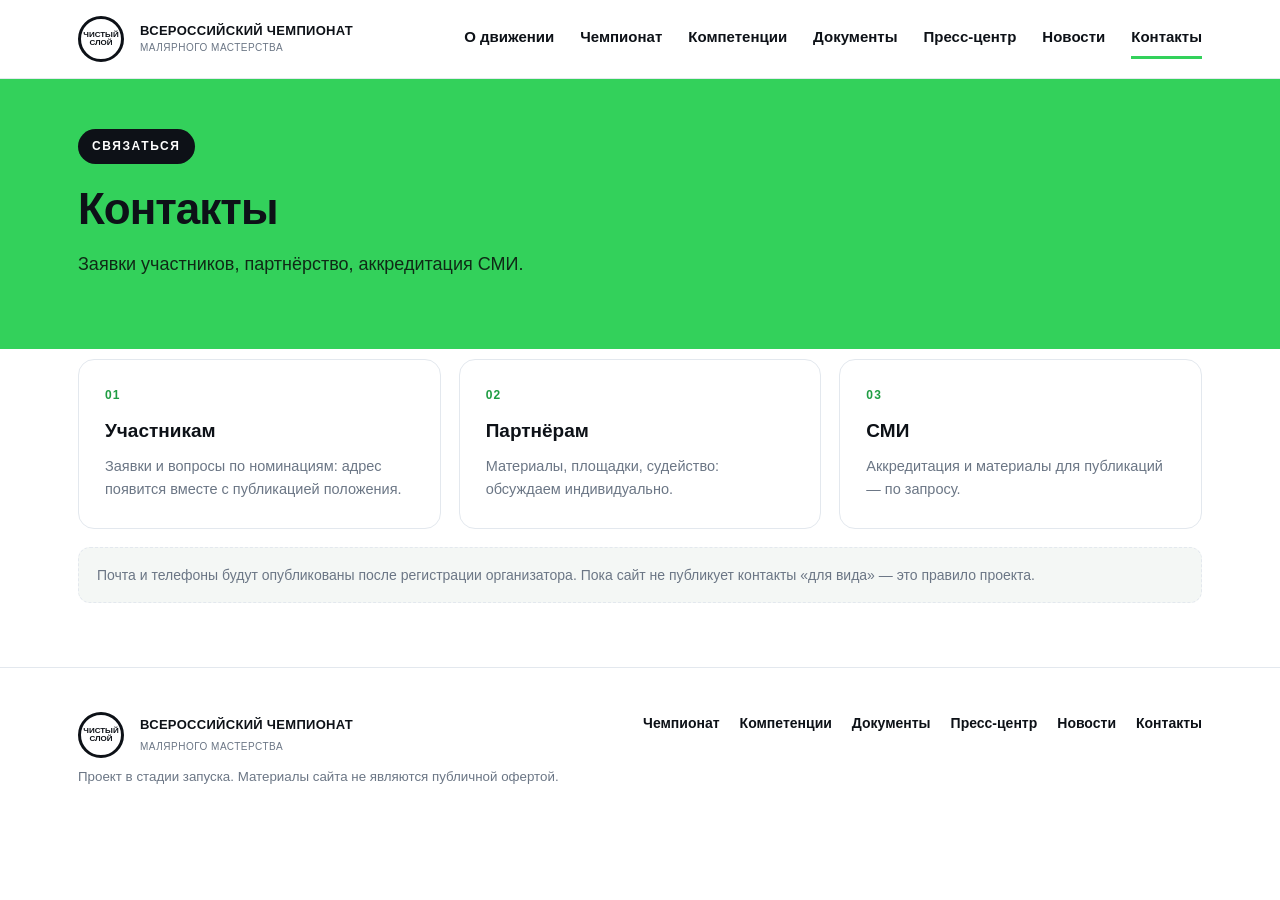
<file: contacts.html>
<!DOCTYPE html>
<html lang="ru">
<head>
<meta charset="utf-8">
<meta name="viewport" content="width=device-width, initial-scale=1">
<title>Контакты — Чистый слой</title>
<meta name="description" content="Контакты чемпионата «Чистый слой»: заявки, партнёрство, СМИ.">
<link rel="stylesheet" href="style.css">
</head>
<body>
<header class="header">
  <div class="wrap header__in">
    <a class="logo" href="index.html"><span class="logo__mark">ЧИСТЫЙ<br>СЛОЙ</span><span class="logo__text">Всероссийский чемпионат<small>малярного мастерства</small></span></a>
    <nav class="nav">
      <a href="index.html">О движении</a>
      <a href="championship.html">Чемпионат</a>
      <a href="competencies.html">Компетенции</a>
      <a href="documents.html">Документы</a>
      <a href="press.html">Пресс-центр</a><a href="news.html">Новости</a>
      <a href="contacts.html" class="active">Контакты</a>
    </nav>
  </div>
</header>
<main>
  <section class="hero" style="padding:50px 0 44px">
    <div class="wrap">
      <span class="kicker">Связаться</span>
      <h1 style="font-size:44px">Контакты</h1>
      <p>Заявки участников, партнёрство, аккредитация СМИ.</p>
    </div>
  </section>

  <section style="padding-top:10px">
    <div class="wrap">
      <div class="cards">
        <article class="card"><div class="card__num">01</div><h3>Участникам</h3><p>Заявки и вопросы по номинациям: адрес появится вместе с публикацией положения.</p></article>
        <article class="card"><div class="card__num">02</div><h3>Партнёрам</h3><p>Материалы, площадки, судейство: обсуждаем индивидуально.</p></article>
        <article class="card"><div class="card__num">03</div><h3>СМИ</h3><p>Аккредитация и материалы для публикаций — по запросу.</p></article>
      </div>
      <div class="note">Почта и телефоны будут опубликованы после регистрации организатора. Пока сайт не публикует контакты «для вида» — это правило проекта.</div>
    </div>
  </section>
</main>
<footer class="footer"><div class="wrap footer__grid"><div><a class="logo" href="index.html"><span class="logo__mark">ЧИСТЫЙ<br>СЛОЙ</span><span class="logo__text">Всероссийский чемпионат<small>малярного мастерства</small></span></a><small>Проект в стадии запуска. Материалы сайта не являются публичной офертой.</small></div><nav><a href="championship.html">Чемпионат</a><a href="competencies.html">Компетенции</a><a href="documents.html">Документы</a><a href="press.html">Пресс-центр</a><a href="news.html">Новости</a><a href="contacts.html">Контакты</a></nav></div></footer>
</body>
</html>
</file>
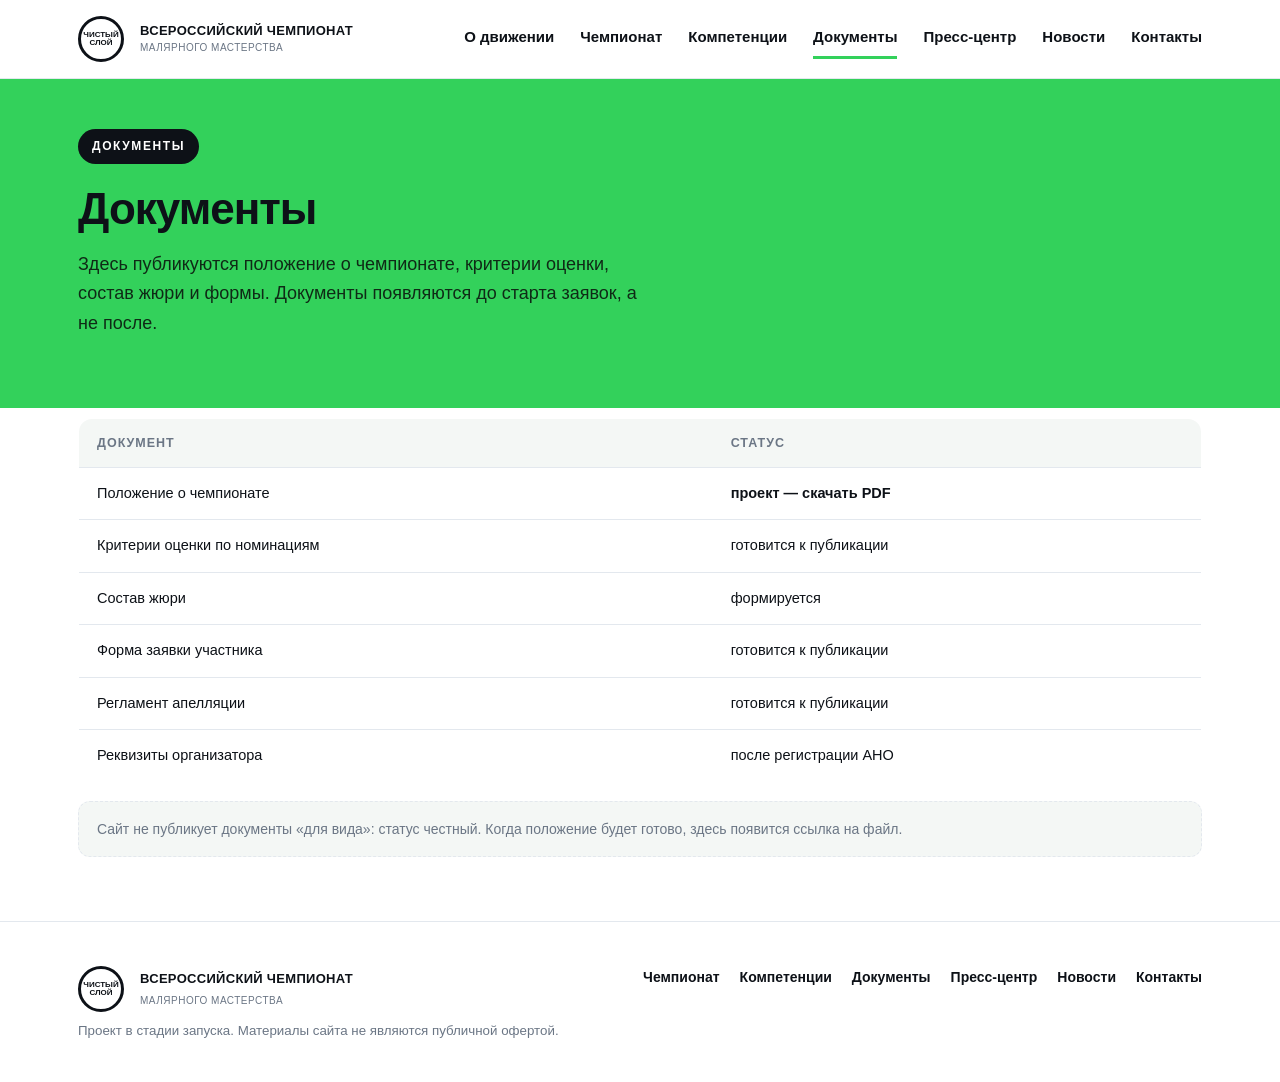
<file: documents.html>
<!DOCTYPE html>
<html lang="ru">
<head>
<meta charset="utf-8">
<meta name="viewport" content="width=device-width, initial-scale=1">
<title>Документы — Чистый слой</title>
<meta name="description" content="Документы чемпионата «Чистый слой»: положение, критерии, состав жюри, формы заявок.">
<link rel="stylesheet" href="style.css">
</head>
<body>
<header class="header">
  <div class="wrap header__in">
    <a class="logo" href="index.html"><span class="logo__mark">ЧИСТЫЙ<br>СЛОЙ</span><span class="logo__text">Всероссийский чемпионат<small>малярного мастерства</small></span></a>
    <nav class="nav">
      <a href="index.html">О движении</a>
      <a href="championship.html">Чемпионат</a>
      <a href="competencies.html">Компетенции</a>
      <a href="documents.html" class="active">Документы</a>
      <a href="press.html">Пресс-центр</a><a href="news.html">Новости</a>
      <a href="contacts.html">Контакты</a>
    </nav>
  </div>
</header>
<main>
  <section class="hero" style="padding:50px 0 44px">
    <div class="wrap">
      <span class="kicker">Документы</span>
      <h1 style="font-size:44px">Документы</h1>
      <p>Здесь публикуются положение о чемпионате, критерии оценки, состав жюри и формы. Документы появляются до старта заявок, а не после.</p>
    </div>
  </section>

  <section style="padding-top:10px">
    <div class="wrap">
      <table>
        <tr><th>Документ</th><th>Статус</th></tr>
        <tr><td>Положение о чемпионате</td><td><a href="docs/polozhenie.pdf"><b>проект — скачать PDF</b></a></td></tr>
        <tr><td>Критерии оценки по номинациям</td><td>готовится к публикации</td></tr>
        <tr><td>Состав жюри</td><td>формируется</td></tr>
        <tr><td>Форма заявки участника</td><td>готовится к публикации</td></tr>
        <tr><td>Регламент апелляции</td><td>готовится к публикации</td></tr>
        <tr><td>Реквизиты организатора</td><td>после регистрации АНО</td></tr>
      </table>
      <div class="note">Сайт не публикует документы «для вида»: статус честный. Когда положение будет готово, здесь появится ссылка на файл.</div>
    </div>
  </section>
</main>
<footer class="footer"><div class="wrap footer__grid"><div><a class="logo" href="index.html"><span class="logo__mark">ЧИСТЫЙ<br>СЛОЙ</span><span class="logo__text">Всероссийский чемпионат<small>малярного мастерства</small></span></a><small>Проект в стадии запуска. Материалы сайта не являются публичной офертой.</small></div><nav><a href="championship.html">Чемпионат</a><a href="competencies.html">Компетенции</a><a href="documents.html">Документы</a><a href="press.html">Пресс-центр</a><a href="news.html">Новости</a><a href="contacts.html">Контакты</a></nav></div></footer>
</body>
</html>
</file>
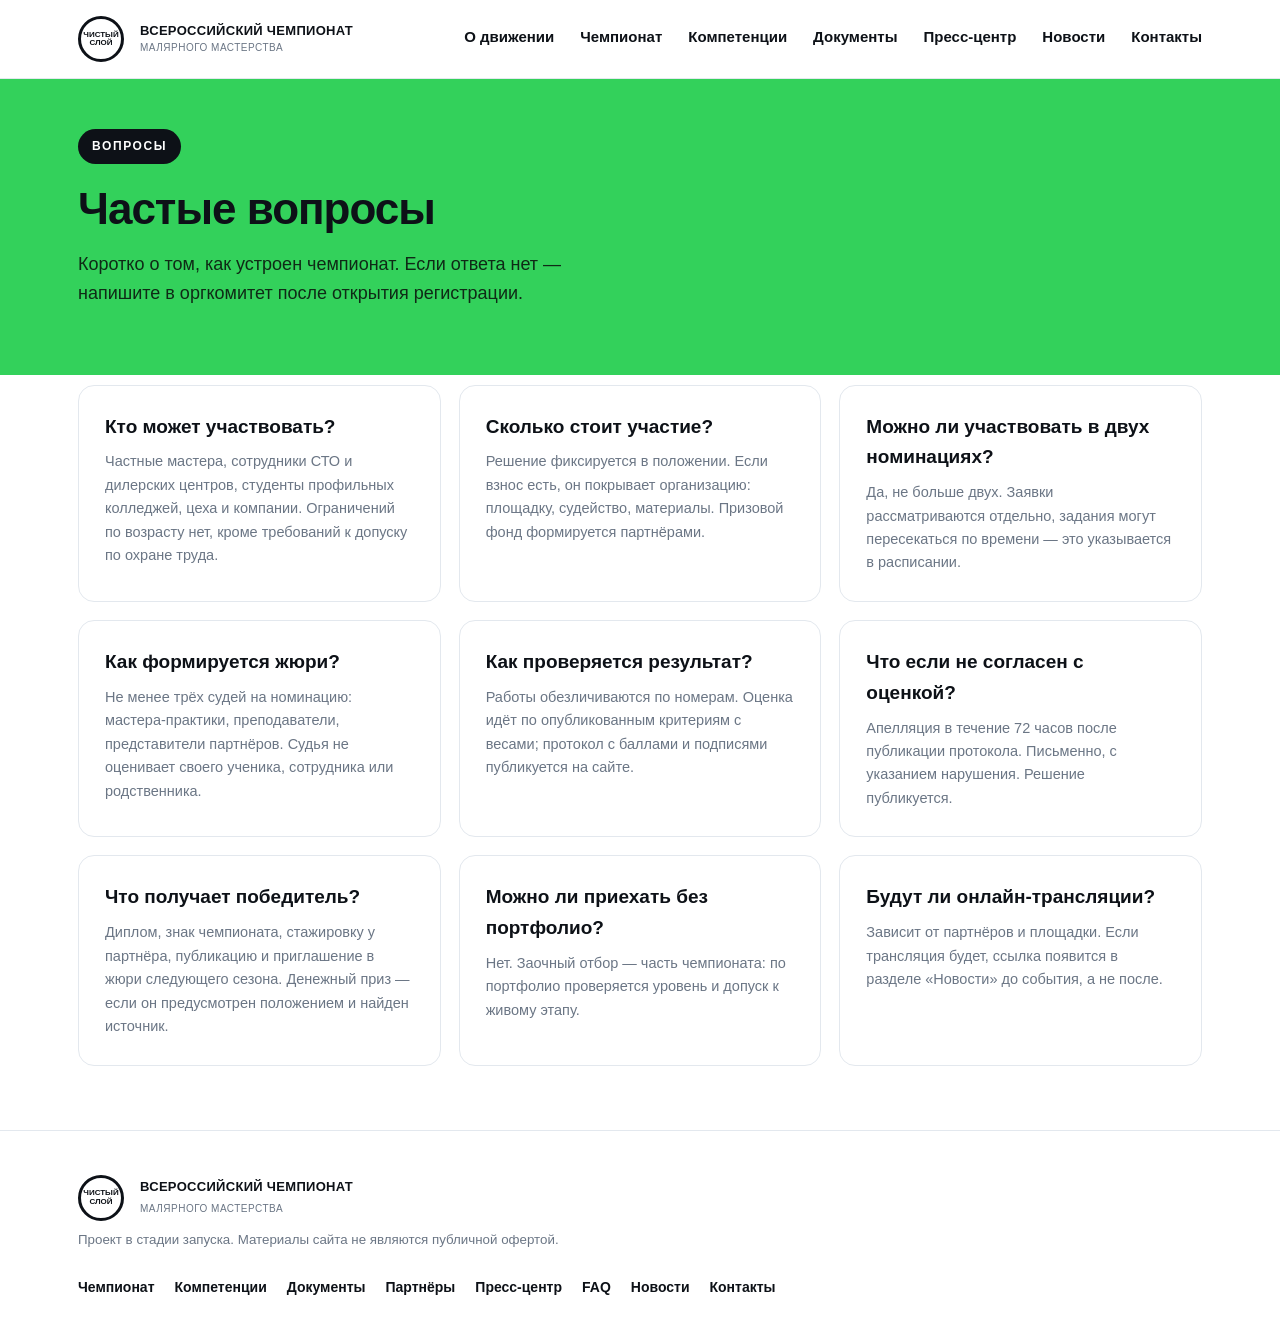
<file: faq.html>
<!DOCTYPE html>
<html lang="ru">
<head>
<meta charset="utf-8">
<meta name="viewport" content="width=device-width, initial-scale=1">
<title>Частые вопросы — Чистый слой</title>
<meta name="description" content="Вопросы и ответы о чемпионате «Чистый слой»: участие, взнос, номинации, жюри, апелляция.">
<link rel="icon" href="favicon.svg" type="image/svg+xml">
<link rel="stylesheet" href="style.css">
</head>
<body>
<header class="header">
  <div class="wrap header__in">
    <a class="logo" href="index.html"><span class="logo__mark">ЧИСТЫЙ<br>СЛОЙ</span><span class="logo__text">Всероссийский чемпионат<small>малярного мастерства</small></span></a>
    <nav class="nav">
      <a href="index.html">О движении</a>
      <a href="championship.html">Чемпионат</a>
      <a href="competencies.html">Компетенции</a>
      <a href="documents.html">Документы</a>
      <a href="press.html">Пресс-центр</a>
      <a href="news.html">Новости</a>
      <a href="contacts.html">Контакты</a>
    </nav>
  </div>
</header>
<main>  <section class="hero" style="padding:50px 0 40px">
    <div class="wrap">
      <span class="kicker">Вопросы</span>
      <h1 style="font-size:44px">Частые вопросы</h1>
      <p>Коротко о том, как устроен чемпионат. Если ответа нет — напишите в оргкомитет после открытия регистрации.</p>
    </div>
  </section>
  <section style="padding-top:10px">
    <div class="wrap">
      <div class="cards">
        <article class="card"><h3>Кто может участвовать?</h3><p>Частные мастера, сотрудники СТО и дилерских центров, студенты профильных колледжей, цеха и компании. Ограничений по возрасту нет, кроме требований к допуску по охране труда.</p></article>
        <article class="card"><h3>Сколько стоит участие?</h3><p>Решение фиксируется в положении. Если взнос есть, он покрывает организацию: площадку, судейство, материалы. Призовой фонд формируется партнёрами.</p></article>
        <article class="card"><h3>Можно ли участвовать в двух номинациях?</h3><p>Да, не больше двух. Заявки рассматриваются отдельно, задания могут пересекаться по времени — это указывается в расписании.</p></article>
        <article class="card"><h3>Как формируется жюри?</h3><p>Не менее трёх судей на номинацию: мастера-практики, преподаватели, представители партнёров. Судья не оценивает своего ученика, сотрудника или родственника.</p></article>
        <article class="card"><h3>Как проверяется результат?</h3><p>Работы обезличиваются по номерам. Оценка идёт по опубликованным критериям с весами; протокол с баллами и подписями публикуется на сайте.</p></article>
        <article class="card"><h3>Что если не согласен с оценкой?</h3><p>Апелляция в течение 72 часов после публикации протокола. Письменно, с указанием нарушения. Решение публикуется.</p></article>
        <article class="card"><h3>Что получает победитель?</h3><p>Диплом, знак чемпионата, стажировку у партнёра, публикацию и приглашение в жюри следующего сезона. Денежный приз — если он предусмотрен положением и найден источник.</p></article>
        <article class="card"><h3>Можно ли приехать без портфолио?</h3><p>Нет. Заочный отбор — часть чемпионата: по портфолио проверяется уровень и допуск к живому этапу.</p></article>
        <article class="card"><h3>Будут ли онлайн-трансляции?</h3><p>Зависит от партнёров и площадки. Если трансляция будет, ссылка появится в разделе «Новости» до события, а не после.</p></article>
      </div>
    </div>
  </section></main>
<footer class="footer"><div class="wrap footer__grid"><div><a class="logo" href="index.html"><span class="logo__mark">ЧИСТЫЙ<br>СЛОЙ</span><span class="logo__text">Всероссийский чемпионат<small>малярного мастерства</small></span></a><small>Проект в стадии запуска. Материалы сайта не являются публичной офертой.</small></div><nav><a href="championship.html">Чемпионат</a><a href="competencies.html">Компетенции</a><a href="documents.html">Документы</a><a href="partners.html">Партнёры</a><a href="press.html">Пресс-центр</a><a href="faq.html">FAQ</a><a href="news.html">Новости</a><a href="contacts.html">Контакты</a></nav></div></footer>
</body>
</html>
</file>
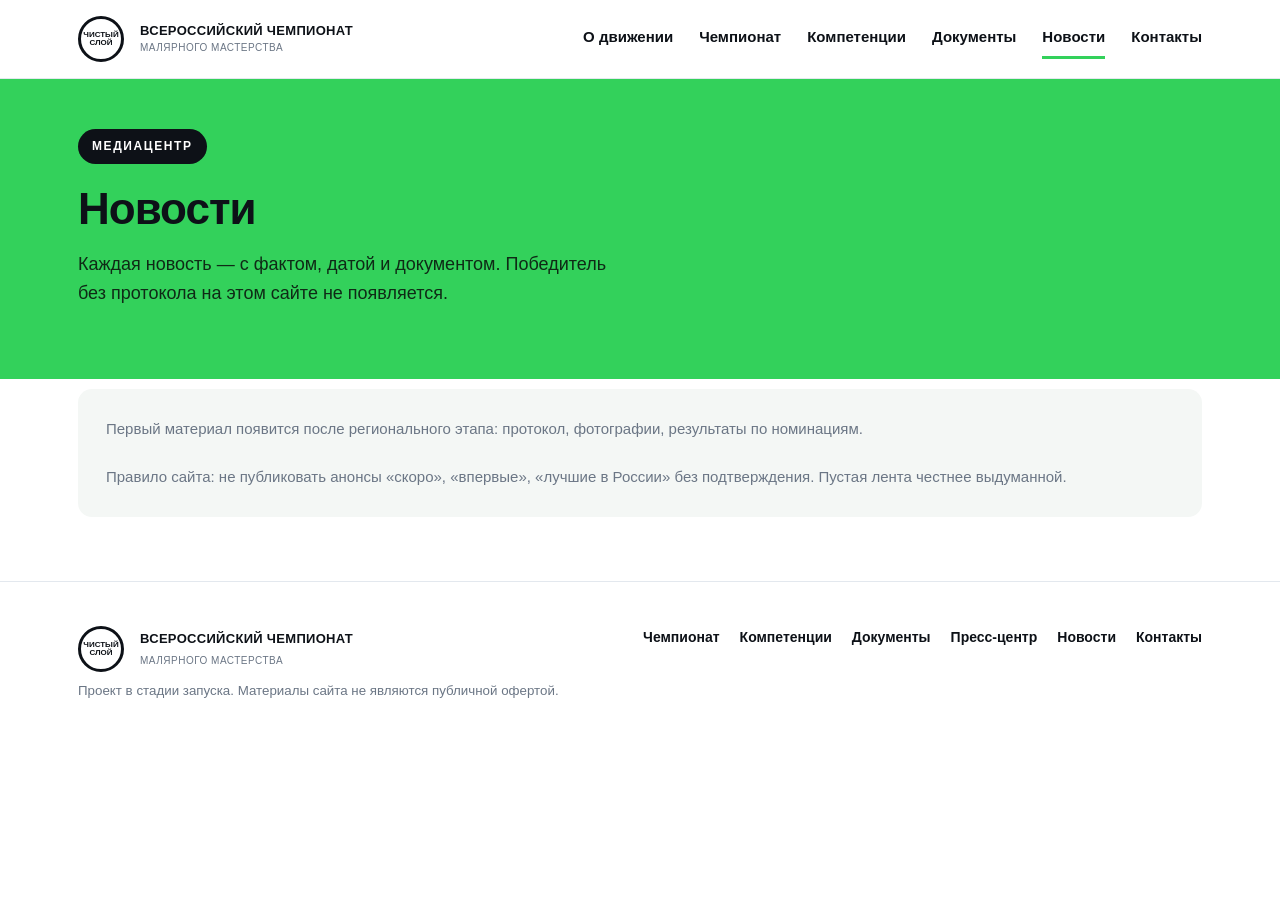
<file: news.html>
<!DOCTYPE html>
<html lang="ru">
<head>
<meta charset="utf-8">
<meta name="viewport" content="width=device-width, initial-scale=1">
<title>Новости — Чистый слой</title>
<meta name="description" content="Новости чемпионата «Чистый слой»: этапы, результаты, протоколы.">
<link rel="stylesheet" href="style.css">
</head>
<body>
<header class="header">
  <div class="wrap header__in">
    <a class="logo" href="index.html"><span class="logo__mark">ЧИСТЫЙ<br>СЛОЙ</span><span class="logo__text">Всероссийский чемпионат<small>малярного мастерства</small></span></a>
    <nav class="nav">
      <a href="index.html">О движении</a>
      <a href="championship.html">Чемпионат</a>
      <a href="competencies.html">Компетенции</a>
      <a href="documents.html">Документы</a>
      <a href="news.html" class="active">Новости</a>
      <a href="contacts.html">Контакты</a>
    </nav>
  </div>
</header>
<main>
  <section class="hero" style="padding:50px 0 44px">
    <div class="wrap">
      <span class="kicker">Медиацентр</span>
      <h1 style="font-size:44px">Новости</h1>
      <p>Каждая новость — с фактом, датой и документом. Победитель без протокола на этом сайте не появляется.</p>
    </div>
  </section>

  <section style="padding-top:10px">
    <div class="wrap">
      <div class="empty">
        Первый материал появится после регионального этапа: протокол, фотографии, результаты по номинациям.
        <br><br>
        Правило сайта: не публиковать анонсы «скоро», «впервые», «лучшие в России» без подтверждения. Пустая лента честнее выдуманной.
      </div>
    </div>
  </section>
</main>
<footer class="footer"><div class="wrap footer__grid"><div><a class="logo" href="index.html"><span class="logo__mark">ЧИСТЫЙ<br>СЛОЙ</span><span class="logo__text">Всероссийский чемпионат<small>малярного мастерства</small></span></a><small>Проект в стадии запуска. Материалы сайта не являются публичной офертой.</small></div><nav><a href="championship.html">Чемпионат</a><a href="competencies.html">Компетенции</a><a href="documents.html">Документы</a><a href="press.html">Пресс-центр</a><a href="news.html">Новости</a><a href="contacts.html">Контакты</a></nav></div></footer>
</body>
</html>
</file>
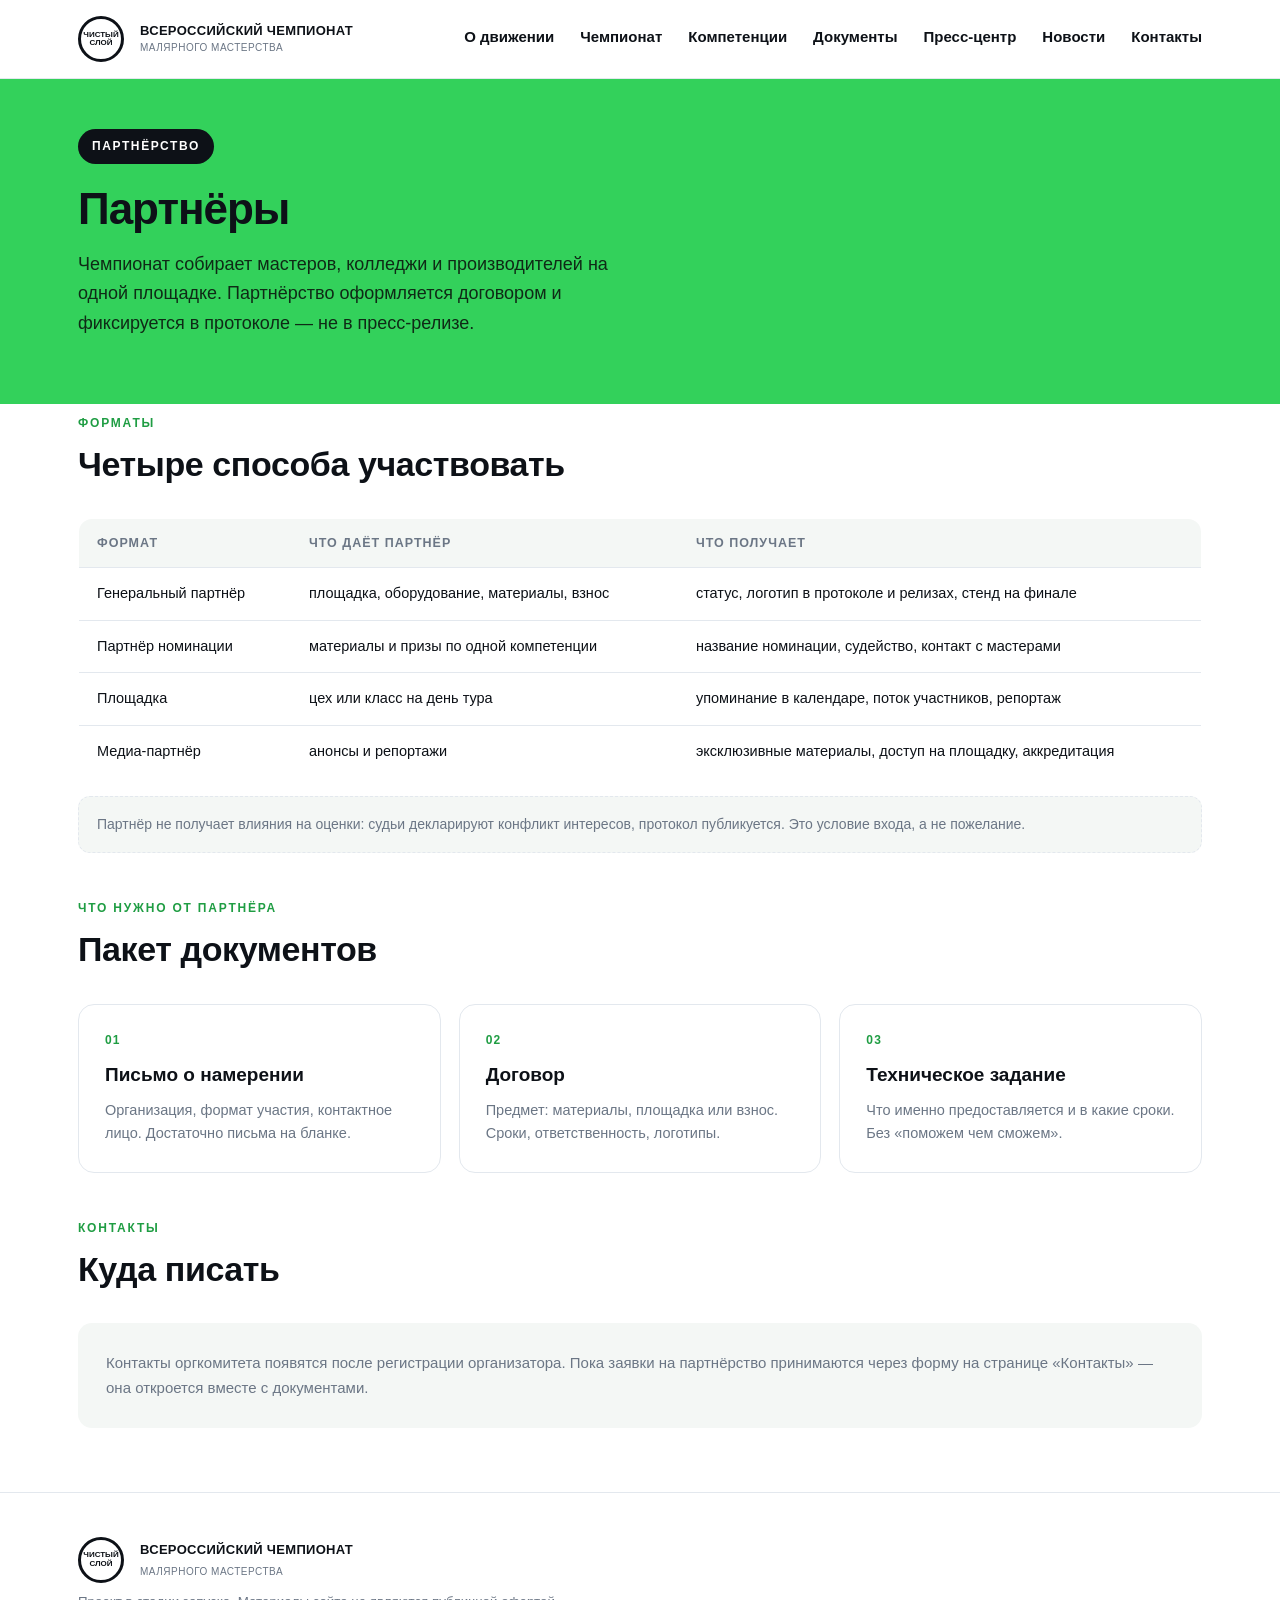
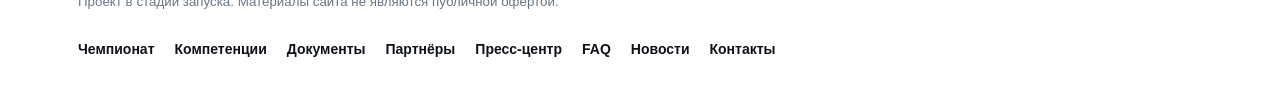
<file: partners.html>
<!DOCTYPE html>
<html lang="ru">
<head>
<meta charset="utf-8">
<meta name="viewport" content="width=device-width, initial-scale=1">
<title>Партнёры — Чистый слой</title>
<meta name="description" content="Партнёрство в чемпионате «Чистый слой»: форматы участия для производителей материалов, колледжей, автосервисов и СМИ.">
<link rel="icon" href="favicon.svg" type="image/svg+xml">
<link rel="stylesheet" href="style.css">
</head>
<body>
<header class="header">
  <div class="wrap header__in">
    <a class="logo" href="index.html"><span class="logo__mark">ЧИСТЫЙ<br>СЛОЙ</span><span class="logo__text">Всероссийский чемпионат<small>малярного мастерства</small></span></a>
    <nav class="nav">
      <a href="index.html">О движении</a>
      <a href="championship.html">Чемпионат</a>
      <a href="competencies.html">Компетенции</a>
      <a href="documents.html">Документы</a>
      <a href="press.html">Пресс-центр</a>
      <a href="news.html">Новости</a>
      <a href="contacts.html">Контакты</a>
    </nav>
  </div>
</header>
<main>
  <section class="hero" style="padding:50px 0 40px">
    <div class="wrap">
      <span class="kicker">Партнёрство</span>
      <h1 style="font-size:44px">Партнёры</h1>
      <p>Чемпионат собирает мастеров, колледжи и производителей на одной площадке. Партнёрство оформляется договором и фиксируется в протоколе — не в пресс-релизе.</p>
    </div>
  </section>

  <section style="padding-top:10px">
    <div class="wrap">
      <div class="section-head"><div class="eyebrow">Форматы</div><h2>Четыре способа участвовать</h2></div>
      <table>
        <tr><th>Формат</th><th>Что даёт партнёр</th><th>Что получает</th></tr>
        <tr><td>Генеральный партнёр</td><td>площадка, оборудование, материалы, взнос</td><td>статус, логотип в протоколе и релизах, стенд на финале</td></tr>
        <tr><td>Партнёр номинации</td><td>материалы и призы по одной компетенции</td><td>название номинации, судейство, контакт с мастерами</td></tr>
        <tr><td>Площадка</td><td>цех или класс на день тура</td><td>упоминание в календаре, поток участников, репортаж</td></tr>
        <tr><td>Медиа-партнёр</td><td>анонсы и репортажи</td><td>эксклюзивные материалы, доступ на площадку, аккредитация</td></tr>
      </table>
      <div class="note">Партнёр не получает влияния на оценки: судьи декларируют конфликт интересов, протокол публикуется. Это условие входа, а не пожелание.</div>

      <div class="section-head" style="margin-top:46px"><div class="eyebrow">Что нужно от партнёра</div><h2>Пакет документов</h2></div>
      <div class="cards">
        <article class="card"><div class="card__num">01</div><h3>Письмо о намерении</h3><p>Организация, формат участия, контактное лицо. Достаточно письма на бланке.</p></article>
        <article class="card"><div class="card__num">02</div><h3>Договор</h3><p>Предмет: материалы, площадка или взнос. Сроки, ответственность, логотипы.</p></article>
        <article class="card"><div class="card__num">03</div><h3>Техническое задание</h3><p>Что именно предоставляется и в какие сроки. Без «поможем чем сможем».</p></article>
      </div>

      <div class="section-head" style="margin-top:46px"><div class="eyebrow">Контакты</div><h2>Куда писать</h2></div>
      <div class="empty">Контакты оргкомитета появятся после регистрации организатора. Пока заявки на партнёрство принимаются через форму на странице «Контакты» — она откроется вместе с документами.</div>
    </div>
  </section>
</main>
<footer class="footer"><div class="wrap footer__grid"><div><a class="logo" href="index.html"><span class="logo__mark">ЧИСТЫЙ<br>СЛОЙ</span><span class="logo__text">Всероссийский чемпионат<small>малярного мастерства</small></span></a><small>Проект в стадии запуска. Материалы сайта не являются публичной офертой.</small></div><nav><a href="championship.html">Чемпионат</a><a href="competencies.html">Компетенции</a><a href="documents.html">Документы</a><a href="partners.html">Партнёры</a><a href="press.html">Пресс-центр</a><a href="faq.html">FAQ</a><a href="news.html">Новости</a><a href="contacts.html">Контакты</a></nav></div></footer>
</body>
</html>
</file>
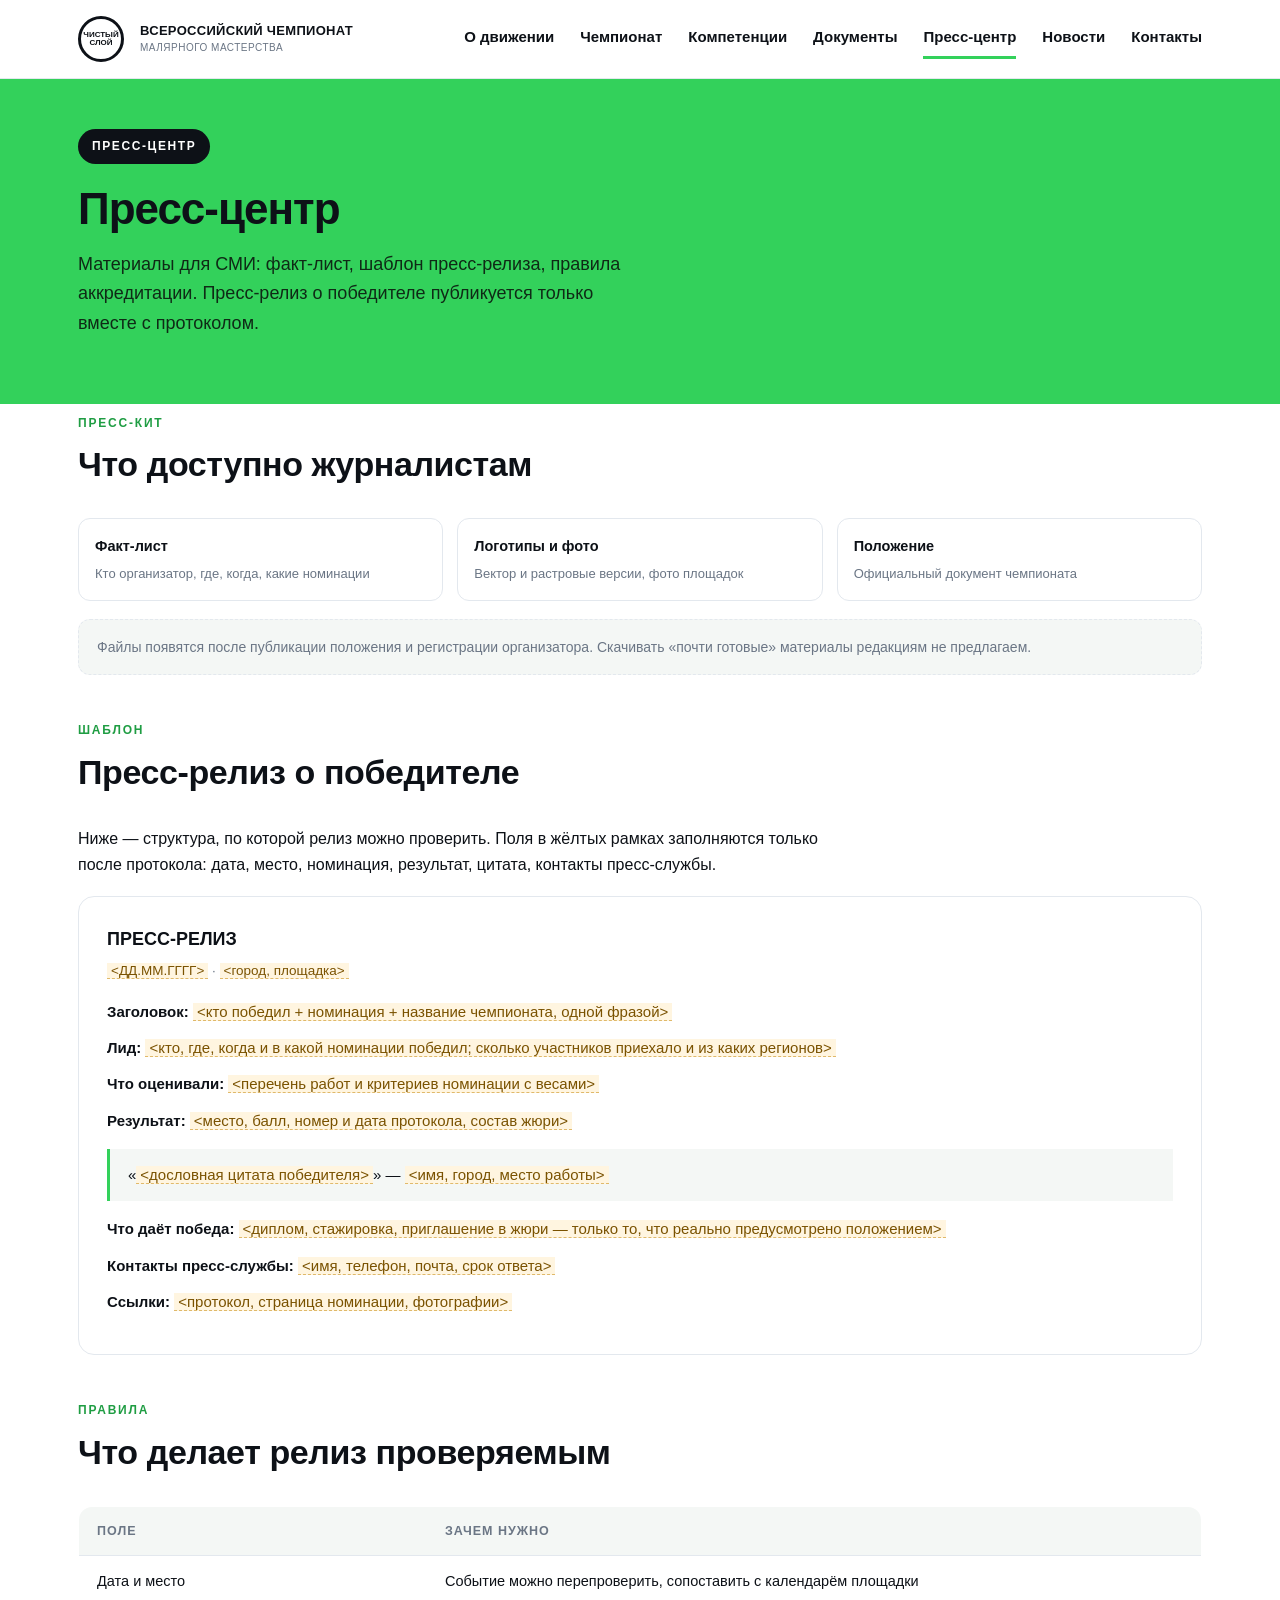
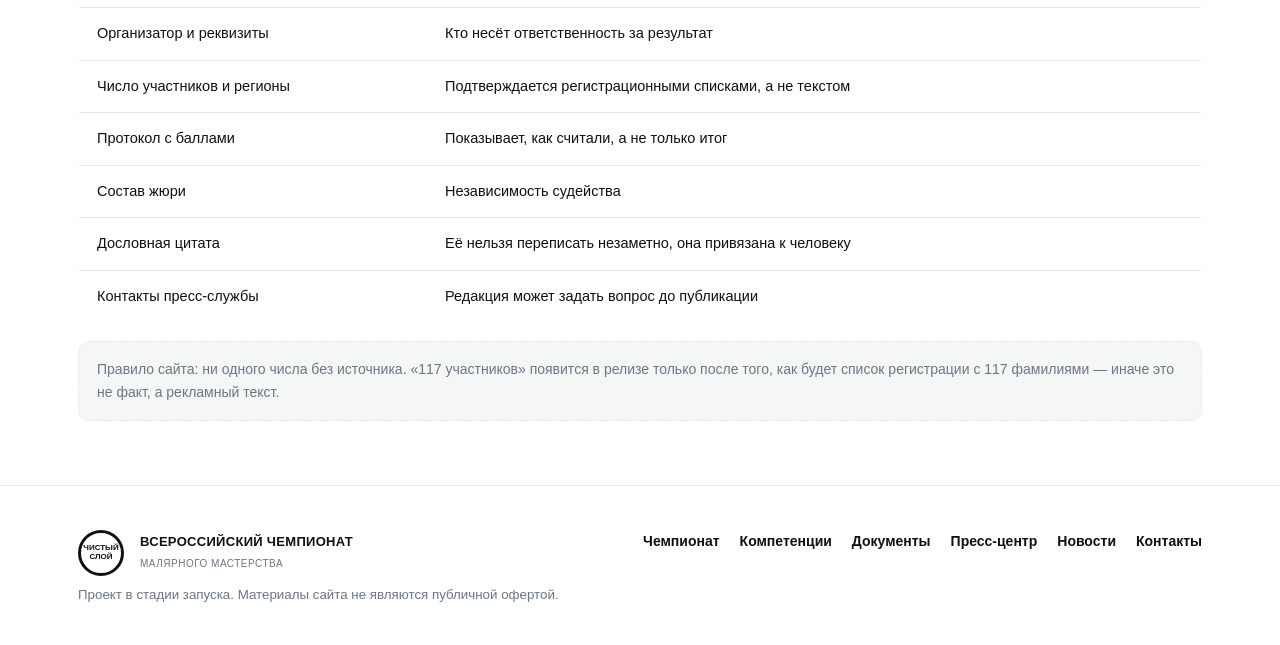
<file: press.html>
<!DOCTYPE html>
<html lang="ru">
<head>
<meta charset="utf-8">
<meta name="viewport" content="width=device-width, initial-scale=1">
<title>Пресс-центр — Чистый слой</title>
<meta name="description" content="Пресс-центр чемпионата «Чистый слой»: пресс-кит, факт-лист, шаблон пресс-релиза, аккредитация СМИ.">
<link rel="stylesheet" href="style.css">
<style>
  .release { background:#fff; border:1px solid var(--line); border-radius:16px; padding:28px; margin-top:18px; }
  .release h4 { margin:0 0 6px; font-size:18px; }
  .release .meta { color:var(--muted); font-size:13.5px; margin-bottom:18px; }
  .release p { margin:0 0 12px; font-size:15px; }
  .release .ph { background:#fff5e0; border-bottom:1px dashed #e0b96a; padding:0 4px; color:#7a5200; }
  .release blockquote { margin:16px 0; padding:14px 18px; border-left:3px solid var(--green); background:var(--soft); font-size:15px; }
  .kit { display:grid; grid-template-columns:repeat(3,1fr); gap:14px; margin-top:18px; }
  .kit a { display:block; border:1px solid var(--line); border-radius:12px; padding:16px; font-weight:700; font-size:14.5px; }
  .kit a span { display:block; font-weight:400; color:var(--muted); font-size:13px; margin-top:4px; }
  @media (max-width:860px){ .kit { grid-template-columns:1fr; } }
</style>
</head>
<body>
<header class="header">
  <div class="wrap header__in">
    <a class="logo" href="index.html"><span class="logo__mark">ЧИСТЫЙ<br>СЛОЙ</span><span class="logo__text">Всероссийский чемпионат<small>малярного мастерства</small></span></a>
    <nav class="nav">
      <a href="index.html">О движении</a>
      <a href="championship.html">Чемпионат</a>
      <a href="competencies.html">Компетенции</a>
      <a href="documents.html">Документы</a>
      <a href="press.html" class="active">Пресс-центр</a>
      <a href="news.html">Новости</a>
      <a href="contacts.html">Контакты</a>
    </nav>
  </div>
</header>
<main>
  <section class="hero" style="padding:50px 0 40px">
    <div class="wrap">
      <span class="kicker">Пресс-центр</span>
      <h1 style="font-size:44px">Пресс-центр</h1>
      <p>Материалы для СМИ: факт-лист, шаблон пресс-релиза, правила аккредитации. Пресс-релиз о победителе публикуется только вместе с протоколом.</p>
    </div>
  </section>

  <section style="padding-top:10px">
    <div class="wrap">
      <div class="section-head"><div class="eyebrow">Пресс-кит</div><h2>Что доступно журналистам</h2></div>
      <div class="kit">
        <a href="#">Факт-лист<span>Кто организатор, где, когда, какие номинации</span></a>
        <a href="#">Логотипы и фото<span>Вектор и растровые версии, фото площадок</span></a>
        <a href="#">Положение<span>Официальный документ чемпионата</span></a>
      </div>
      <div class="note">Файлы появятся после публикации положения и регистрации организатора. Скачивать «почти готовые» материалы редакциям не предлагаем.</div>

      <div class="section-head" style="margin-top:46px"><div class="eyebrow">Шаблон</div><h2>Пресс-релиз о победителе</h2></div>
      <p class="muted" style="max-width:760px">Ниже — структура, по которой релиз можно проверить. Поля в жёлтых рамках заполняются только после протокола: дата, место, номинация, результат, цитата, контакты пресс-службы.</p>

      <div class="release">
        <h4>ПРЕСС-РЕЛИЗ</h4>
        <div class="meta"><span class="ph">&lt;ДД.ММ.ГГГГ&gt;</span> · <span class="ph">&lt;город, площадка&gt;</span></div>
        <p><b>Заголовок:</b> <span class="ph">&lt;кто победил + номинация + название чемпионата, одной фразой&gt;</span></p>
        <p><b>Лид:</b> <span class="ph">&lt;кто, где, когда и в какой номинации победил; сколько участников приехало и из каких регионов&gt;</span></p>
        <p><b>Что оценивали:</b> <span class="ph">&lt;перечень работ и критериев номинации с весами&gt;</span></p>
        <p><b>Результат:</b> <span class="ph">&lt;место, балл, номер и дата протокола, состав жюри&gt;</span></p>
        <blockquote>«<span class="ph">&lt;дословная цитата победителя&gt;</span>» — <span class="ph">&lt;имя, город, место работы&gt;</span></blockquote>
        <p><b>Что даёт победа:</b> <span class="ph">&lt;диплом, стажировка, приглашение в жюри — только то, что реально предусмотрено положением&gt;</span></p>
        <p><b>Контакты пресс-службы:</b> <span class="ph">&lt;имя, телефон, почта, срок ответа&gt;</span></p>
        <p><b>Ссылки:</b> <span class="ph">&lt;протокол, страница номинации, фотографии&gt;</span></p>
      </div>

      <div class="section-head" style="margin-top:46px"><div class="eyebrow">Правила</div><h2>Что делает релиз проверяемым</h2></div>
      <table>
        <tr><th>Поле</th><th>Зачем нужно</th></tr>
        <tr><td>Дата и место</td><td>Событие можно перепроверить, сопоставить с календарём площадки</td></tr>
        <tr><td>Организатор и реквизиты</td><td>Кто несёт ответственность за результат</td></tr>
        <tr><td>Число участников и регионы</td><td>Подтверждается регистрационными списками, а не текстом</td></tr>
        <tr><td>Протокол с баллами</td><td>Показывает, как считали, а не только итог</td></tr>
        <tr><td>Состав жюри</td><td>Независимость судейства</td></tr>
        <tr><td>Дословная цитата</td><td>Её нельзя переписать незаметно, она привязана к человеку</td></tr>
        <tr><td>Контакты пресс-службы</td><td>Редакция может задать вопрос до публикации</td></tr>
      </table>
      <div class="note">Правило сайта: ни одного числа без источника. «117 участников» появится в релизе только после того, как будет список регистрации с 117 фамилиями — иначе это не факт, а рекламный текст.</div>
    </div>
  </section>
</main>
<footer class="footer"><div class="wrap footer__grid"><div><a class="logo" href="index.html"><span class="logo__mark">ЧИСТЫЙ<br>СЛОЙ</span><span class="logo__text">Всероссийский чемпионат<small>малярного мастерства</small></span></a><small>Проект в стадии запуска. Материалы сайта не являются публичной офертой.</small></div><nav><a href="championship.html">Чемпионат</a><a href="competencies.html">Компетенции</a><a href="documents.html">Документы</a><a href="press.html">Пресс-центр</a><a href="news.html">Новости</a><a href="contacts.html">Контакты</a></nav></div></footer>
</body>
</html>
</file>
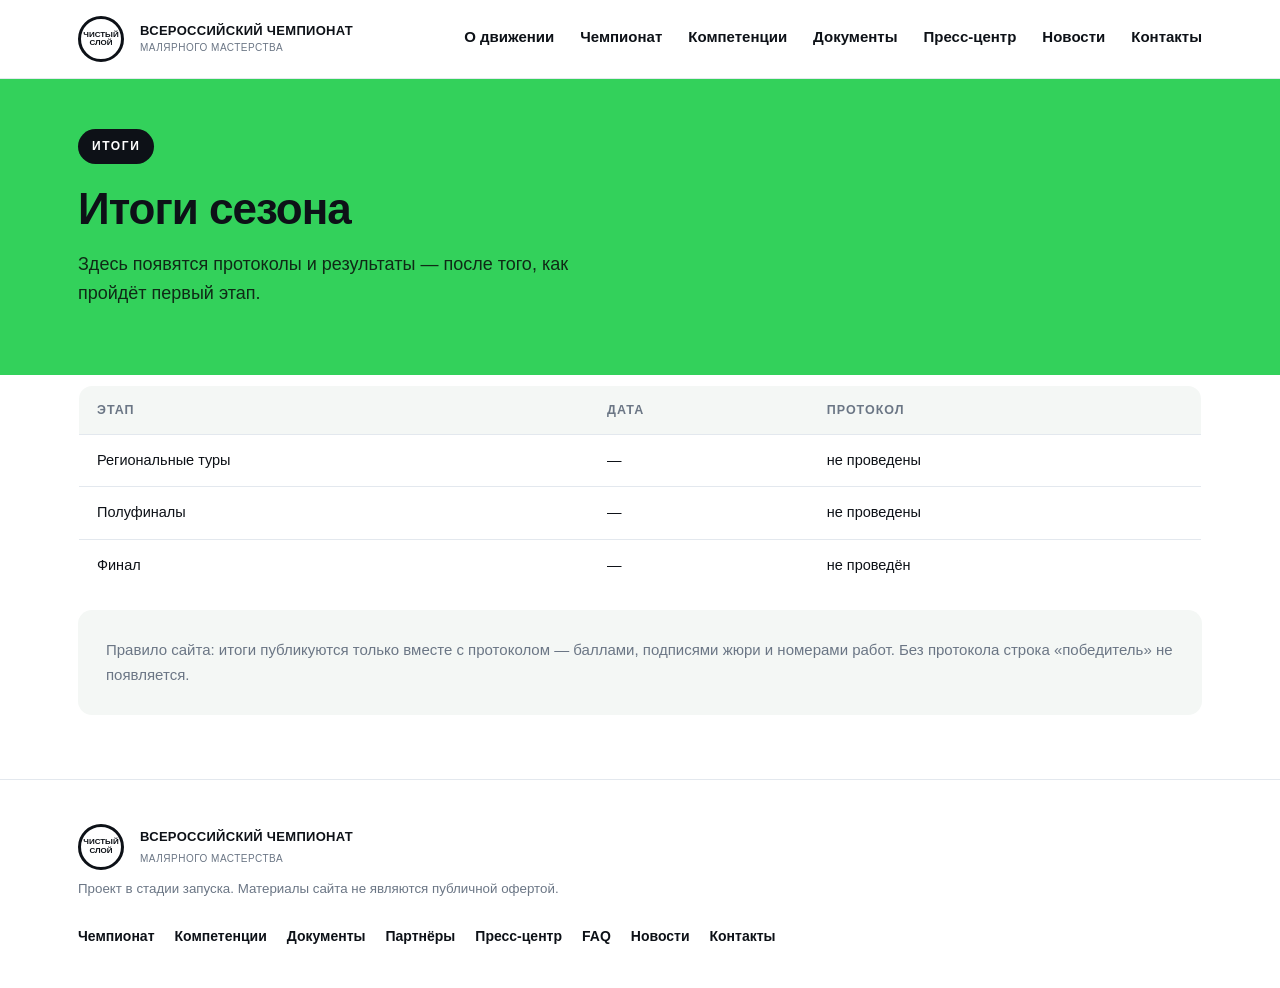
<file: results.html>
<!DOCTYPE html>
<html lang="ru">
<head>
<meta charset="utf-8">
<meta name="viewport" content="width=device-width, initial-scale=1">
<title>Итоги — Чистый слой</title>
<meta name="description" content="Итоги и протоколы чемпионата «Чистый слой»: публикуются только вместе с протоколом.">
<link rel="icon" href="favicon.svg" type="image/svg+xml">
<link rel="stylesheet" href="style.css">
</head>
<body>
<header class="header">
  <div class="wrap header__in">
    <a class="logo" href="index.html"><span class="logo__mark">ЧИСТЫЙ<br>СЛОЙ</span><span class="logo__text">Всероссийский чемпионат<small>малярного мастерства</small></span></a>
    <nav class="nav">
      <a href="index.html">О движении</a>
      <a href="championship.html">Чемпионат</a>
      <a href="competencies.html">Компетенции</a>
      <a href="documents.html">Документы</a>
      <a href="press.html">Пресс-центр</a>
      <a href="news.html">Новости</a>
      <a href="contacts.html">Контакты</a>
    </nav>
  </div>
</header>
<main>  <section class="hero" style="padding:50px 0 40px">
    <div class="wrap">
      <span class="kicker">Итоги</span>
      <h1 style="font-size:44px">Итоги сезона</h1>
      <p>Здесь появятся протоколы и результаты — после того, как пройдёт первый этап.</p>
    </div>
  </section>
  <section style="padding-top:10px">
    <div class="wrap">
      <table>
        <tr><th>Этап</th><th>Дата</th><th>Протокол</th></tr>
        <tr><td>Региональные туры</td><td>—</td><td>не проведены</td></tr>
        <tr><td>Полуфиналы</td><td>—</td><td>не проведены</td></tr>
        <tr><td>Финал</td><td>—</td><td>не проведён</td></tr>
      </table>
      <div class="empty" style="margin-top:18px">Правило сайта: итоги публикуются только вместе с протоколом — баллами, подписями жюри и номерами работ. Без протокола строка «победитель» не появляется.</div>
    </div>
  </section></main>
<footer class="footer"><div class="wrap footer__grid"><div><a class="logo" href="index.html"><span class="logo__mark">ЧИСТЫЙ<br>СЛОЙ</span><span class="logo__text">Всероссийский чемпионат<small>малярного мастерства</small></span></a><small>Проект в стадии запуска. Материалы сайта не являются публичной офертой.</small></div><nav><a href="championship.html">Чемпионат</a><a href="competencies.html">Компетенции</a><a href="documents.html">Документы</a><a href="partners.html">Партнёры</a><a href="press.html">Пресс-центр</a><a href="faq.html">FAQ</a><a href="news.html">Новости</a><a href="contacts.html">Контакты</a></nav></div></footer>
</body>
</html>
</file>
<file: style.css>
/* Чистый слой — всероссийский чемпионат малярного мастерства */
:root {
  --green: #33d15b;
  --green-dark: #1f9d43;
  --ink: #0d1117;
  --ink-2: #2c3644;
  --muted: #6b7685;
  --line: #e3e8ee;
  --bg: #ffffff;
  --soft: #f4f7f5;
  --amber: #c98000;
}

* { box-sizing: border-box; }
html { scroll-behavior: smooth; }
body {
  margin: 0;
  font-family: Arial, "Helvetica Neue", sans-serif;
  color: var(--ink);
  background: var(--bg);
  line-height: 1.62;
  -webkit-font-smoothing: antialiased;
}
a { color: inherit; text-decoration: none; }
.wrap { max-width: 1180px; margin: 0 auto; padding: 0 28px; }

/* header */
.header { position: sticky; top: 0; z-index: 30; background: rgba(255,255,255,.94); backdrop-filter: blur(10px); border-bottom: 1px solid var(--line); }
.header__in { display: flex; align-items: center; gap: 22px; height: 78px; }
.logo { display: flex; align-items: center; gap: 14px; text-decoration: none; }
.logo__mark {
  flex: 0 0 46px; width: 46px; height: 46px; border-radius: 50%;
  border: 3px solid var(--ink);
  display: grid; place-items: center;
  font-weight: 800; font-size: 8px; line-height: 1.05; text-align: center; letter-spacing: 0;
  white-space: nowrap;
}
.logo__text { font-weight: 800; font-size: 13px; line-height: 1.15; text-transform: uppercase; letter-spacing: .3px; padding-left: 2px; }
.logo__text small { display: block; font-weight: 500; font-size: 10px; color: var(--muted); letter-spacing: .5px; margin-top: 3px; }
.nav { display: flex; gap: 26px; margin-left: auto; }
.nav a { font-size: 15px; font-weight: 700; color: var(--ink); padding: 6px 0; border-bottom: 3px solid transparent; }
.nav a:hover { border-color: var(--green); }
.nav a.active { border-color: var(--green); }
.head-actions { display: flex; gap: 10px; align-items: center; margin-left: 6px; }
.icon-btn {
  width: 34px; height: 34px; border-radius: 50%; background: var(--ink); color: #fff;
  display: grid; place-items: center; font-size: 11px; font-weight: 700;
}
.icon-btn:hover { background: #222c3a; }

/* hero */
.hero {
  position: relative; overflow: hidden;
  background: var(--green);
  padding: 60px 0 70px;
}
.hero__grid { display: grid; grid-template-columns: .95fr 1.05fr; gap: 40px; align-items: center; }
.hero__art { position: relative; min-height: 420px; }
.hero__art svg { width: 100%; height: auto; display: block; filter: drop-shadow(0 22px 40px rgba(0,0,0,.18)); }
.hero h1 { font-size: 54px; line-height: 1.04; margin: 0 0 18px; letter-spacing: -1px; }
.hero .kicker {
  display: inline-block; background: var(--ink); color: #fff;
  font-size: 12px; font-weight: 700; letter-spacing: 1.6px; text-transform: uppercase;
  padding: 8px 14px; border-radius: 999px; margin-bottom: 22px;
}
.hero p { font-size: 18px; color: #0f2a16; max-width: 560px; margin: 0 0 26px; }
.btn-row { display: flex; gap: 12px; flex-wrap: wrap; }
.btn { display: inline-flex; align-items: center; gap: 9px; padding: 14px 22px; border-radius: 12px; font-weight: 700; font-size: 15px; }
.btn--dark { background: var(--ink); color: #fff; }
.btn--dark:hover { background: #232d3b; }
.btn--light { background: #fff; color: var(--ink); border: 2px solid rgba(13,17,23,.12); }
.btn--light:hover { border-color: var(--ink); }

/* ribbon */
.ribbon { background: var(--ink); color: #fff; padding: 16px 0; }
.ribbon__in { display: flex; gap: 26px; flex-wrap: wrap; justify-content: space-between; font-size: 14px; }
.ribbon__in span { display: inline-flex; align-items: center; gap: 9px; opacity: .92; }
.dot { width: 8px; height: 8px; border-radius: 50%; background: var(--green); display: inline-block; }

/* sections */
section { padding: 64px 0; }
.section-head { max-width: 760px; margin-bottom: 34px; }
h2 { font-size: 34px; line-height: 1.15; margin: 0 0 12px; letter-spacing: -.4px; }
.section-head p { color: var(--muted); font-size: 17px; margin: 0; }
.eyebrow { font-size: 12px; font-weight: 800; letter-spacing: 1.8px; text-transform: uppercase; color: var(--green-dark); margin-bottom: 12px; }

/* cards */
.cards { display: grid; grid-template-columns: repeat(3, 1fr); gap: 18px; }
.card { border: 1px solid var(--line); border-radius: 16px; padding: 26px; background: #fff; }
.card:hover { box-shadow: 0 14px 34px rgba(13,17,23,.08); }
.card__num { font-size: 12px; font-weight: 800; letter-spacing: 1.2px; color: var(--green-dark); margin-bottom: 10px; }
.card h3 { margin: 0 0 8px; font-size: 19px; }
.card p { margin: 0; color: var(--muted); font-size: 14.5px; }

/* steps */
.steps { display: grid; grid-template-columns: repeat(5, 1fr); gap: 14px; }
.step { background: var(--soft); border-radius: 14px; padding: 20px; position: relative; }
.step b { display: block; font-size: 13px; color: var(--green-dark); letter-spacing: 1px; margin-bottom: 8px; }
.step span { font-size: 14px; color: var(--ink-2); }

/* table */
table { width: 100%; border-collapse: collapse; background: #fff; border-radius: 14px; overflow: hidden; border: 1px solid var(--line); }
th, td { text-align: left; padding: 14px 18px; font-size: 14.5px; border-bottom: 1px solid var(--line); vertical-align: top; }
th { background: var(--soft); font-size: 12.5px; text-transform: uppercase; letter-spacing: 1px; color: var(--muted); }
tr:last-child td { border-bottom: 0; }

/* partners */
.partners { display: grid; grid-template-columns: repeat(4, 1fr); gap: 14px; }
.partner {
  border: 1px dashed var(--line); border-radius: 12px; min-height: 96px;
  display: grid; place-items: center; color: var(--muted); font-size: 13px; text-align: center; padding: 12px;
}

/* news */
.news-list { display: grid; gap: 14px; }
.news-item { border: 1px solid var(--line); border-radius: 14px; padding: 20px 22px; display: flex; gap: 18px; align-items: baseline; }
.news-item time { font-size: 13px; color: var(--muted); min-width: 96px; }
.news-item b { font-size: 16px; }
.empty { background: var(--soft); border-radius: 14px; padding: 28px; color: var(--muted); font-size: 15px; }

/* footer */
.footer { border-top: 1px solid var(--line); padding: 44px 0 40px; background: #fff; }
.footer__grid { display: flex; justify-content: space-between; gap: 26px; flex-wrap: wrap; }
.footer nav { display: flex; gap: 20px; flex-wrap: wrap; font-size: 14px; font-weight: 600; }
.footer small { color: var(--muted); display: block; margin-top: 8px; max-width: 520px; }

.note { margin-top: 18px; padding: 16px 18px; border-radius: 12px; background: var(--soft); border: 1px dashed var(--line); color: var(--muted); font-size: 14px; }

@media (max-width: 980px) {
  .hero__grid { grid-template-columns: 1fr; }
  .hero h1 { font-size: 40px; }
  .cards, .partners { grid-template-columns: 1fr 1fr; }
  .steps { grid-template-columns: 1fr 1fr; }
  .nav { display: none; }
}
@media (max-width: 620px) {
  .cards, .partners, .steps { grid-template-columns: 1fr; }
  h2 { font-size: 28px; }
}
</file>
